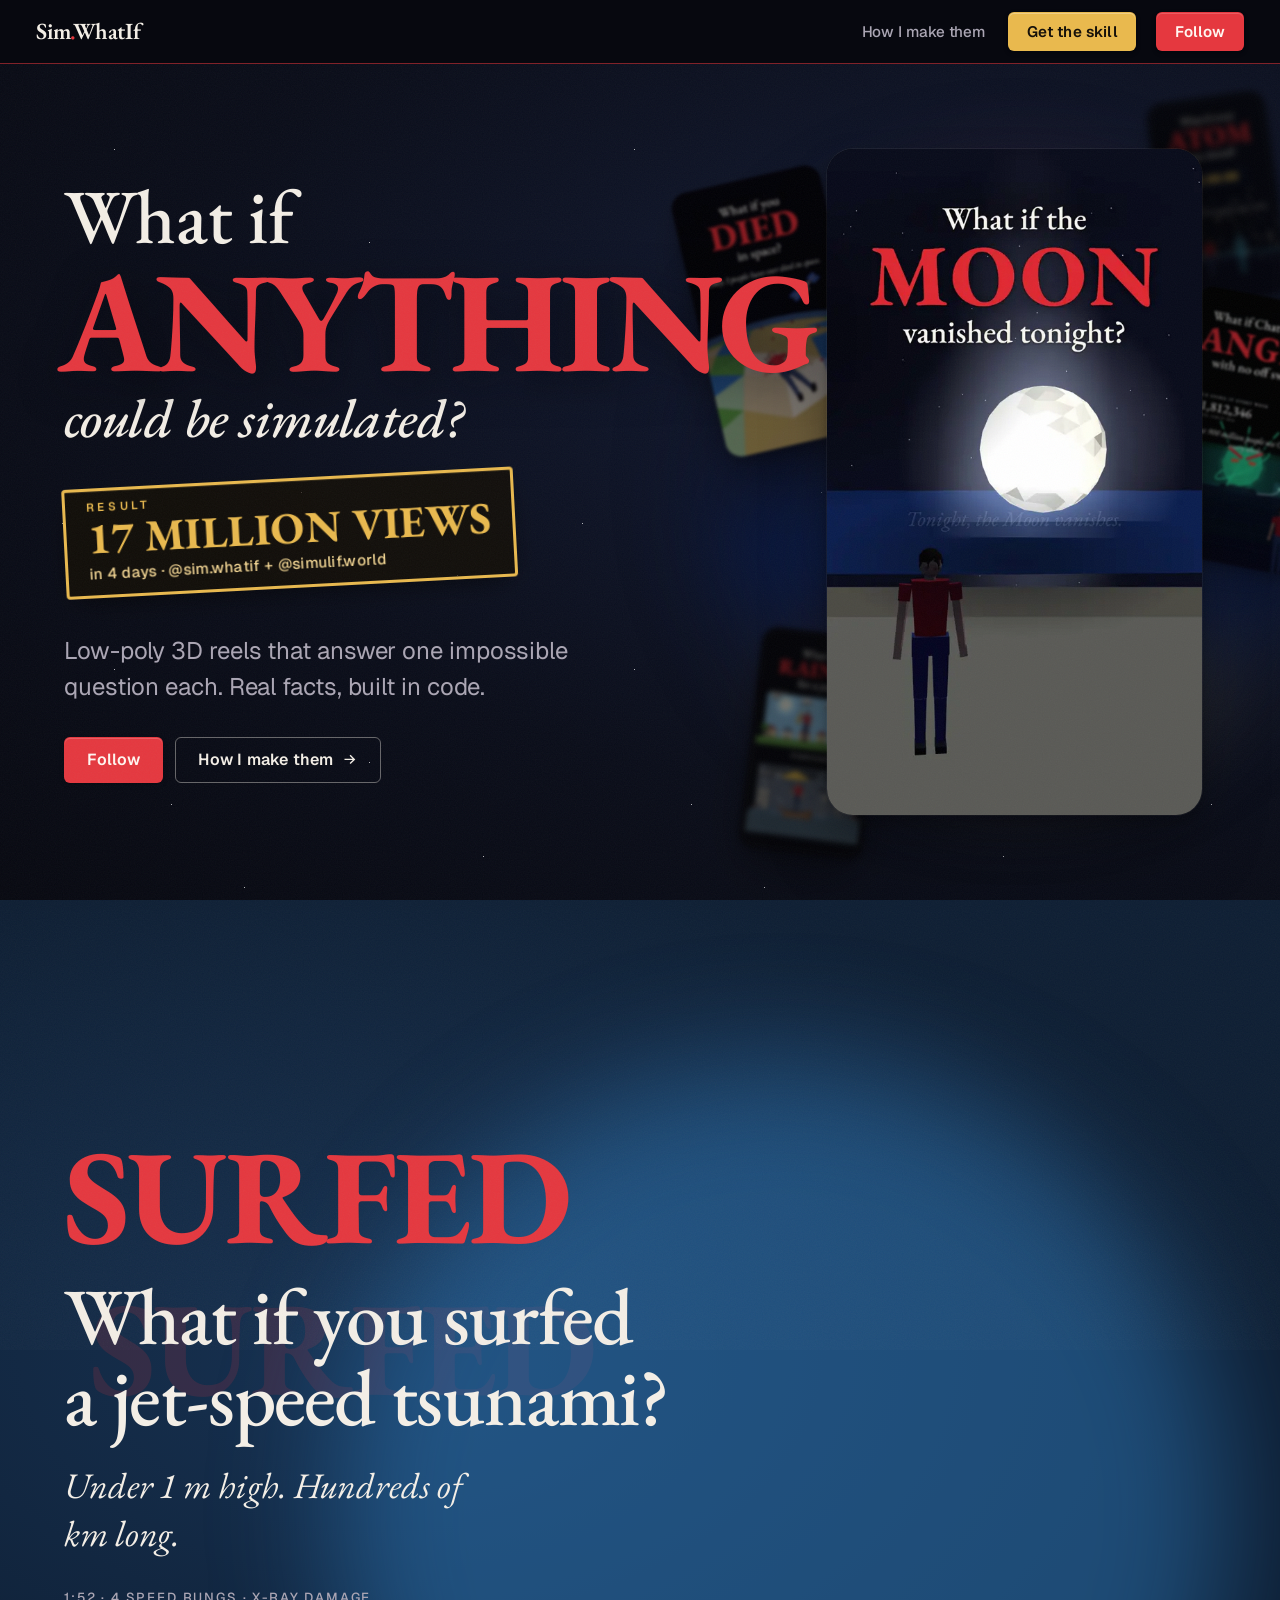
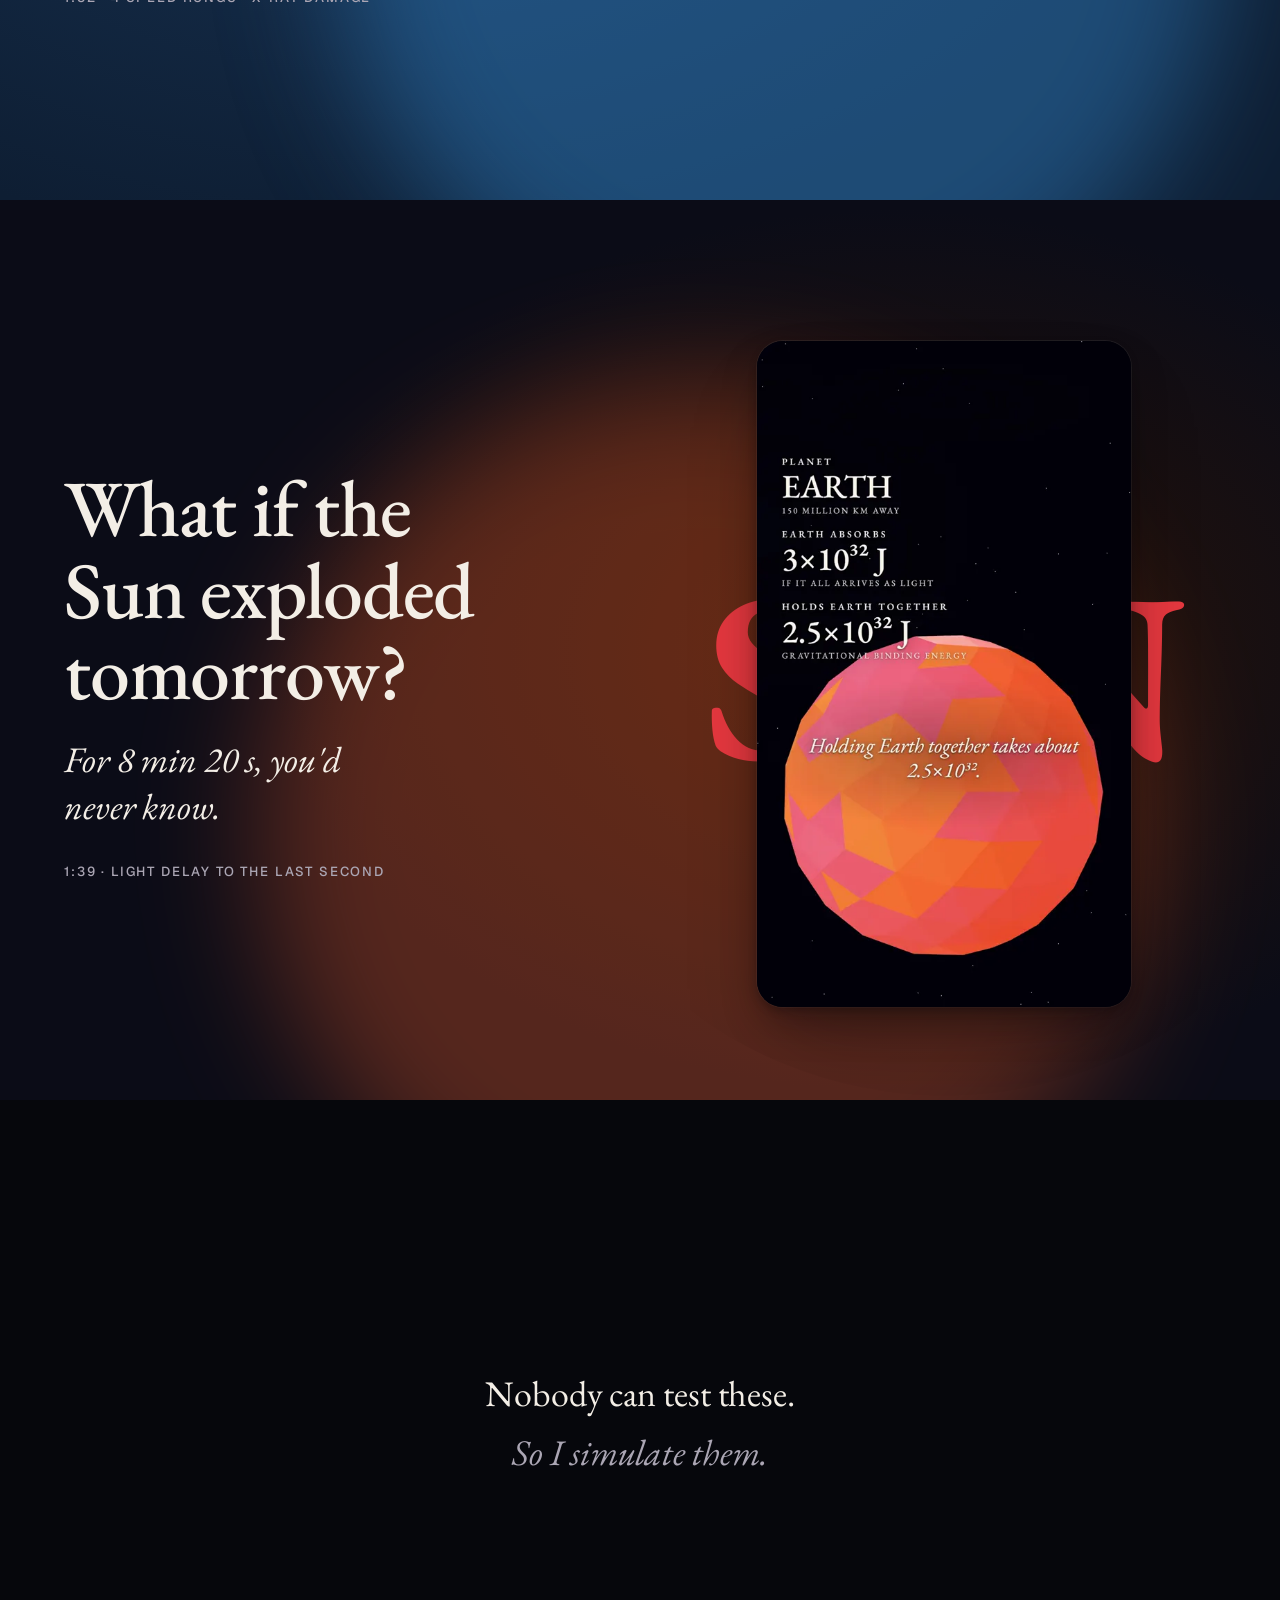
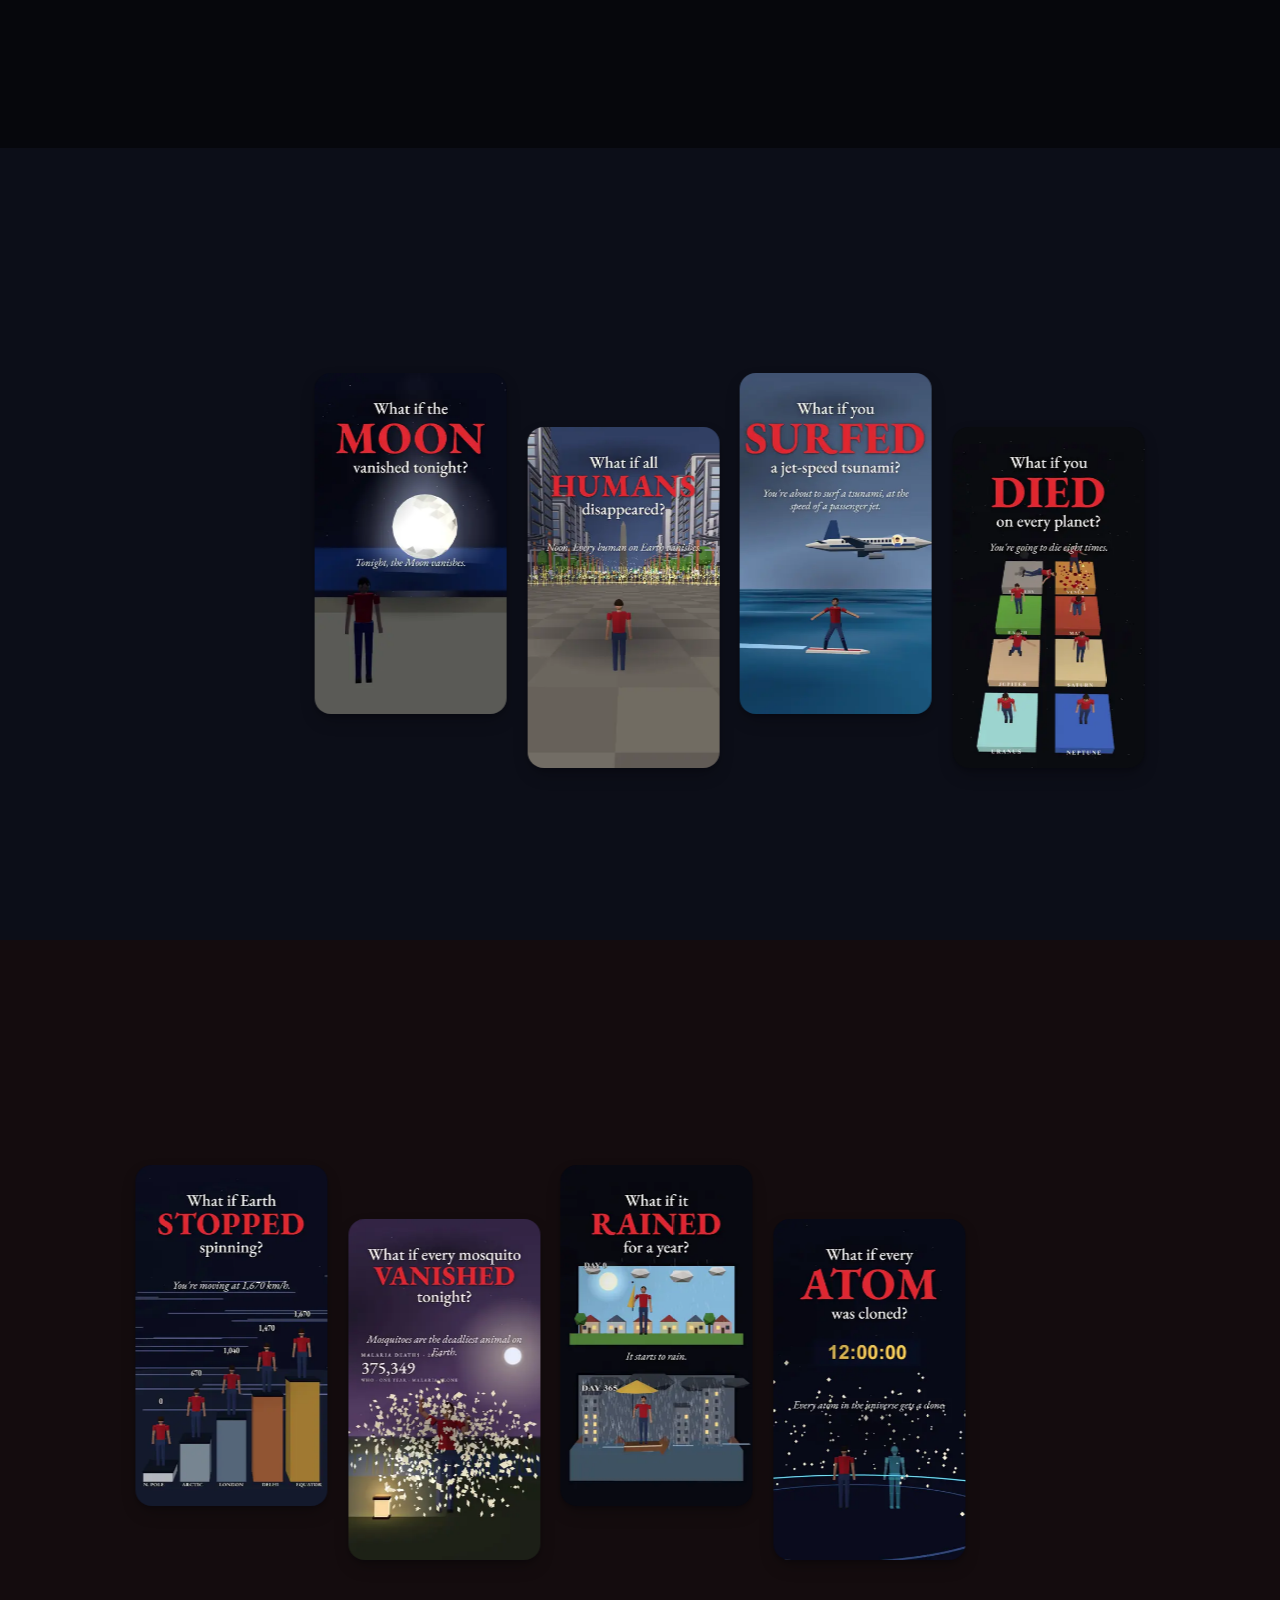
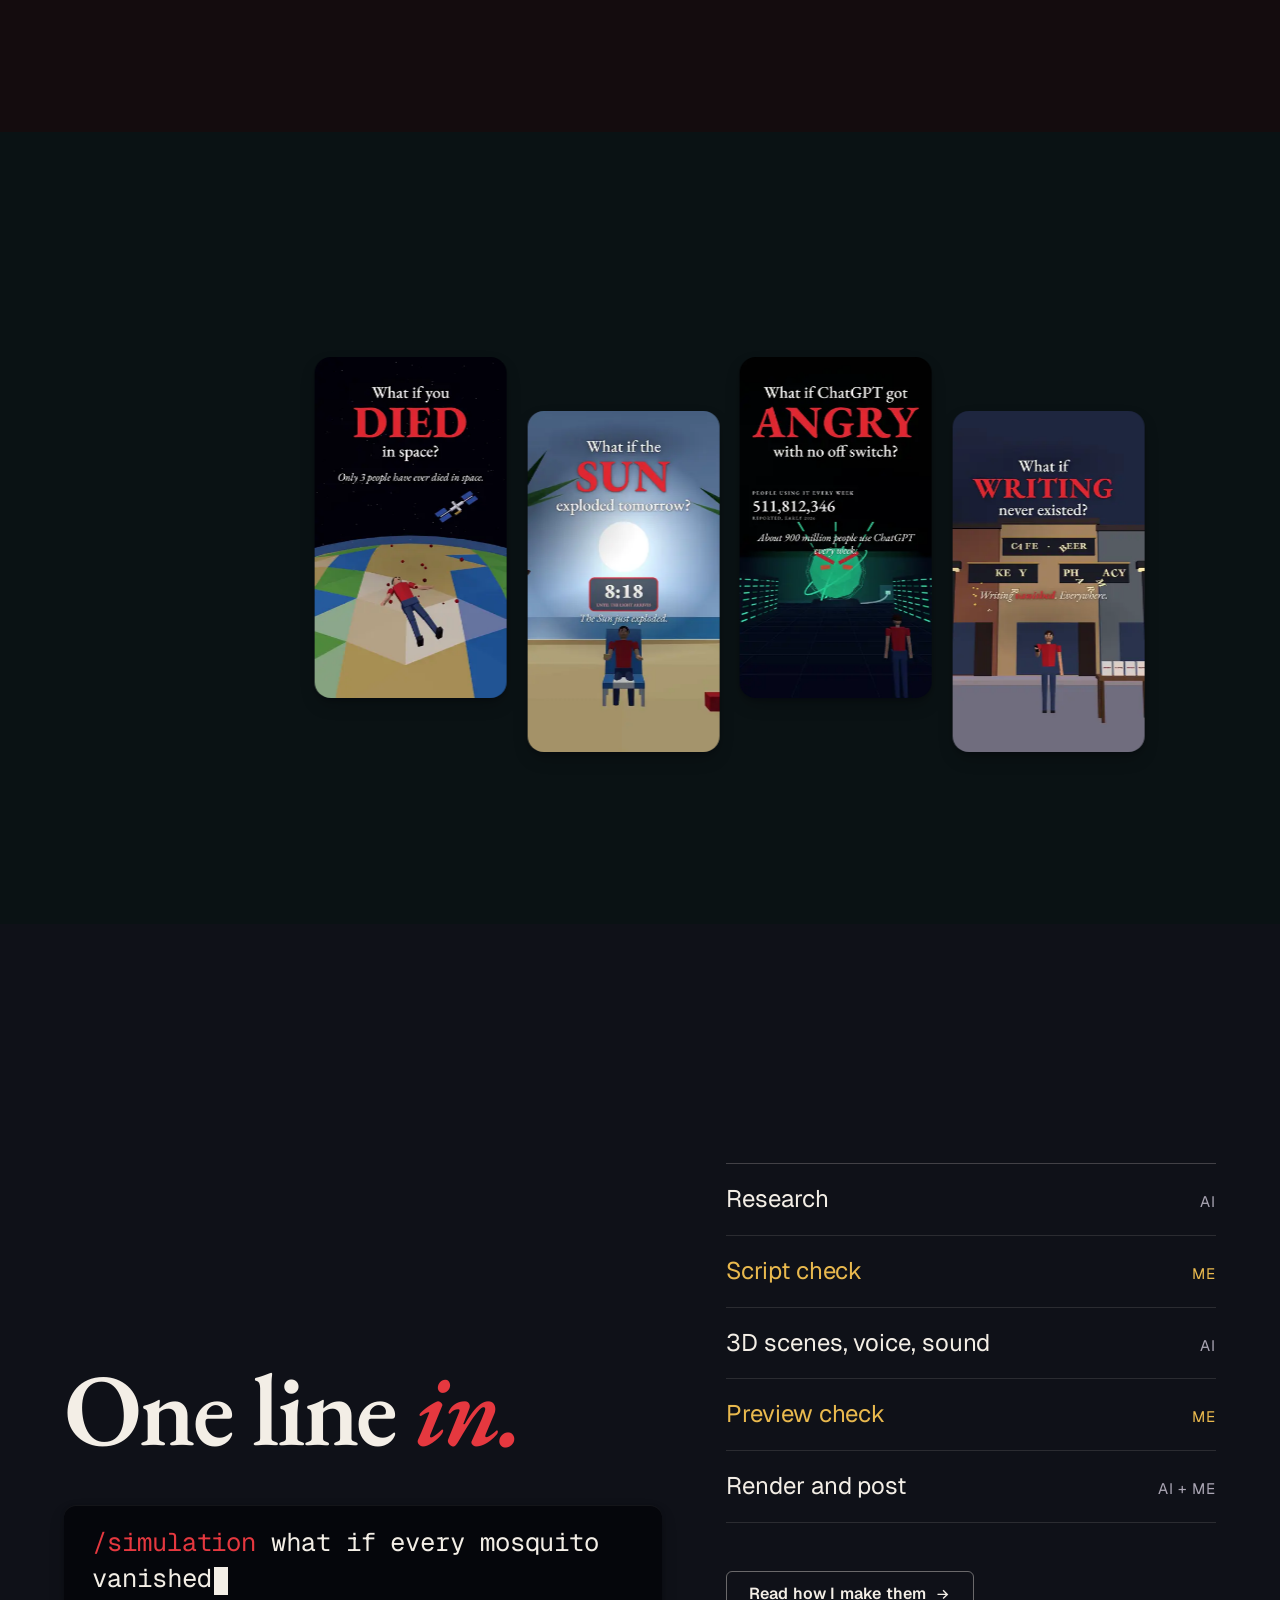
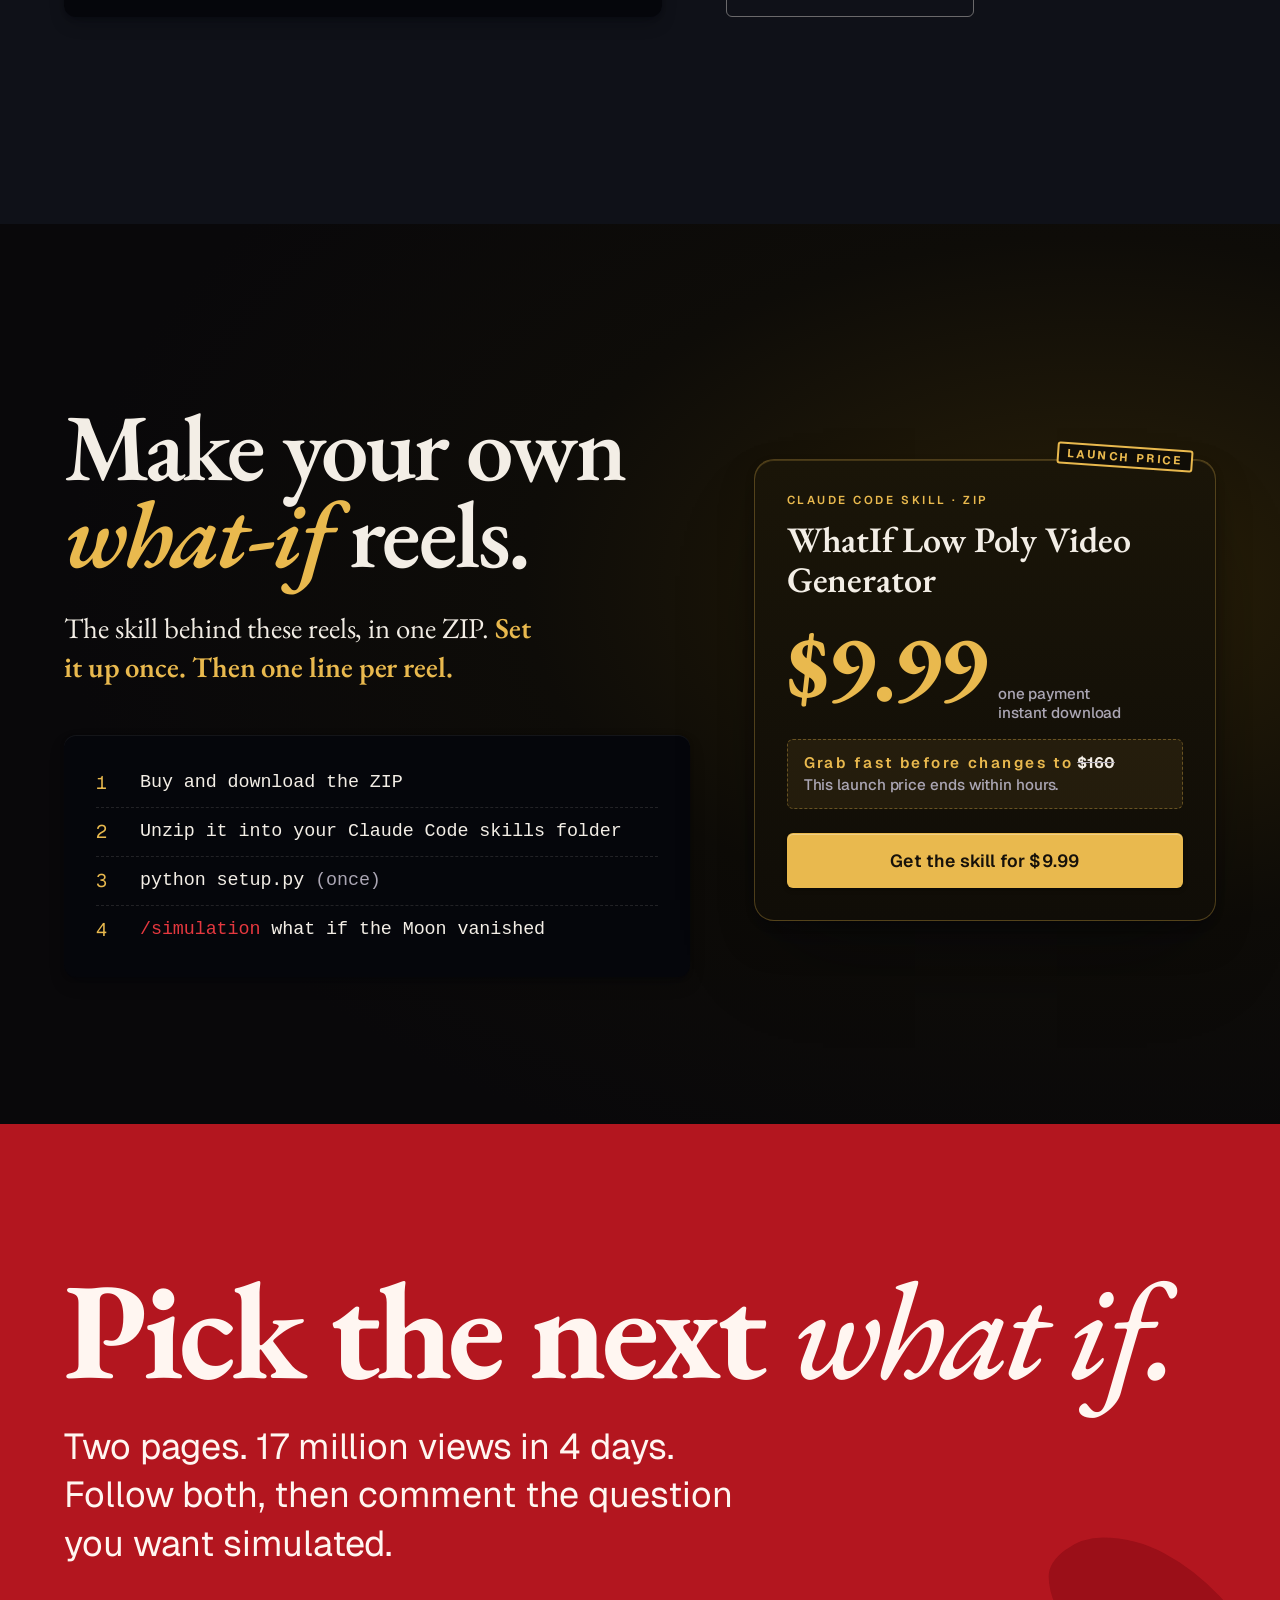
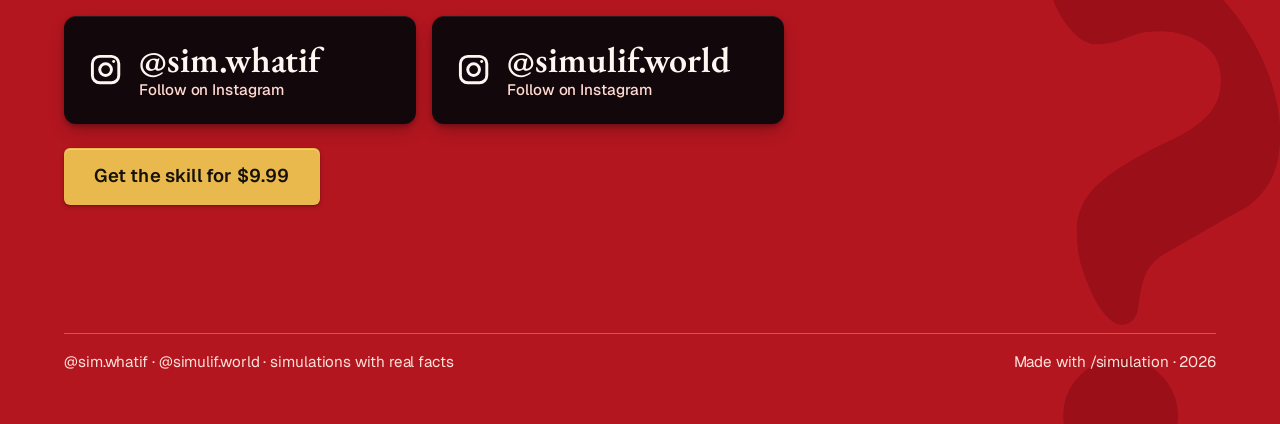
<file: index.html>
<!doctype html>
<html lang="en">
<head>
<meta charset="utf-8">
<meta name="viewport" content="width=device-width, initial-scale=1, viewport-fit=cover">
<title>Sim.WhatIf · What if anything could be simulated?</title>
<meta name="description" content="Low-poly 3D what-if reels built in code. 17 million views in 4 days across two Instagram pages. Here is how they are made.">
<link rel="icon" href="data:image/svg+xml,<svg xmlns='http://www.w3.org/2000/svg' viewBox='0 0 32 32'><rect width='32' height='32' rx='7' fill='%230A0D18'/><text x='16' y='23' font-family='Georgia,serif' font-size='19' font-weight='700' text-anchor='middle' fill='%23E5383F'>?</text></svg>">
<link rel="preconnect" href="https://fonts.googleapis.com">
<link rel="preconnect" href="https://fonts.gstatic.com" crossorigin>
<link rel="stylesheet" href="https://fonts.googleapis.com/css2?family=Geist:wght@400;500;600&family=Geist+Mono:wght@400&display=swap">
<link rel="preload" href="assets/EBGaramond.ttf" as="font" type="font/ttf" crossorigin>
<link rel="stylesheet" href="scrollcraft.css">
<link rel="stylesheet" href="site.css">
<style>
  /* ---------------------------------------------------- the live sentence -- */
  .bar__q {
    font-family: var(--sc-font-display); font-size: clamp(1.15rem, 0.9rem + 0.9vw, 1.75rem);
    font-weight: 500; white-space: pre; display: flex; align-items: baseline; min-width: 0; overflow: hidden;
    opacity: 0; transform: translateY(6px); transition: opacity 260ms var(--sc-ease-out), transform 260ms var(--sc-ease-out);
  }
  .bar.is-live .bar__q { opacity: 1; transform: none; }
  .bar__slot { position: relative; display: inline-grid; overflow: hidden; height: 1.15em; line-height: 1.15; vertical-align: bottom; }
  .bar__word {
    grid-area: 1 / 1; color: var(--sc-accent); font-weight: 700; text-transform: uppercase; letter-spacing: 0.01em;
    transition: transform 280ms var(--sc-ease-out), opacity 280ms var(--sc-ease-out);
  }
  .bar__word.is-out { transform: translateY(-110%); opacity: 0; }
  .bar__word.is-in  { transform: translateY(110%);  opacity: 0; }
  .bar__tally {
    font: 500 0.8rem/1.2 var(--sc-font-text); color: var(--sc-ink-soft); text-align: right; letter-spacing: 0.02em; margin: 0;
    opacity: 0; transition: opacity 400ms var(--sc-ease-out);
  }
  .bar__tally b { display: block; color: var(--gold); font: 600 1rem/1.1 var(--sc-font-text); font-variant-numeric: tabular-nums; }
  .bar.has-tally .bar__tally { opacity: 1; }
  @media (max-width: 1599px) { .bar__tally { display: none; } }

  /* ---------------------------------------------------------------- shared -- */
  .cut { position: relative; min-height: 100svh; display: grid; align-items: center; overflow: clip; }
  .phone {
    position: relative; aspect-ratio: 9 / 16; height: min(78svh, 760px); border-radius: 26px; overflow: hidden;
    background: #05060B; box-shadow: var(--sc-e3), 0 0 0 1px rgb(255 255 255 / 0.07);
  }
  .phone video, .phone img { position: absolute; inset: 0; width: 100%; height: 100%; object-fit: cover; display: block; }
  .word {
    font-family: var(--sc-font-display); font-weight: 700; text-transform: uppercase; color: var(--sc-accent);
    letter-spacing: -0.02em; line-height: 0.82; margin: 0; white-space: nowrap;
  }
  .q { font-family: var(--sc-font-display); font-weight: 500; font-size: var(--sc-t-3xl); line-height: 1.02; letter-spacing: -0.015em; margin: 0; text-wrap: balance; }
  .fact { font-family: var(--sc-font-display); font-style: italic; font-size: var(--sc-t-xl); line-height: 1.32; color: var(--sc-ink); margin: 0; max-width: 24ch; text-wrap: pretty; }
  .meta { font: 500 var(--sc-t-xs)/1.4 var(--sc-font-text); letter-spacing: 0.14em; text-transform: uppercase; color: var(--sc-ink-soft); margin: 0; }
  .stack > * + * { margin-top: var(--sc-5); }
  .stack > .fact + .meta { margin-top: var(--sc-6); }

  /* ---------------------------------------------------------------- hero -- */
  .hero { background: radial-gradient(120% 90% at 78% 40%, #121A33 0%, #0A0D19 55%, #07080F 100%); padding-top: var(--bar-h); }
  .stars {
    position: absolute; inset: -10% 0 0 0; z-index: 0; pointer-events: none; opacity: 0.7;
    background-image:
      radial-gradient(1.2px 1.2px at 12% 18%, #fff 50%, transparent 51%),
      radial-gradient(1px 1px at 33% 72%, #fff 50%, transparent 51%),
      radial-gradient(1.4px 1.4px at 58% 12%, #fff 50%, transparent 51%),
      radial-gradient(1px 1px at 71% 64%, #fff 50%, transparent 51%),
      radial-gradient(1.2px 1.2px at 88% 28%, #fff 50%, transparent 51%),
      radial-gradient(1px 1px at 22% 46%, #fff 50%, transparent 51%),
      radial-gradient(1px 1px at 47% 88%, #fff 50%, transparent 51%),
      radial-gradient(1.3px 1.3px at 93% 82%, #fff 50%, transparent 51%),
      radial-gradient(1px 1px at 6% 90%, #fff 50%, transparent 51%),
      radial-gradient(1px 1px at 64% 40%, #fff 50%, transparent 51%);
    background-size: 520px 520px;
  }
  .hero__grid {
    position: relative; z-index: 1;
    width: 100%; max-width: 86rem; margin-inline: auto; padding-inline: var(--sc-gutter);
    display: grid; grid-template-columns: 1.1fr 0.9fr; align-items: center; gap: var(--sc-6);
  }
  .hero__copy { position: relative; z-index: 4; }
  .hero h1 { font-family: var(--sc-font-display); font-weight: 500; margin: 0; line-height: 0.9; letter-spacing: -0.02em; }
  .hero h1 .l1 { display: block; font-size: clamp(2.6rem, 1.6rem + 4vw, 5.6rem); }
  .hero h1 .l2 { display: block; font-size: clamp(3.6rem, 1.4rem + 9.4vw, 11.5rem); font-weight: 700; color: var(--sc-accent); text-transform: uppercase; margin: 0.04em 0 0.06em -0.04em; letter-spacing: -0.03em; text-shadow: 0 10px 40px rgb(7 8 15 / 0.65); }
  .hero h1 .l3 { display: block; font-size: clamp(2rem, 1.3rem + 2.6vw, 3.9rem); font-style: italic; }
  .proof {
    display: inline-grid; justify-items: start; gap: 0.2em; margin: var(--sc-7) 0 0;
    padding: 0.55em 1.15em 0.65em; border: 3px solid var(--gold); border-radius: 4px; color: var(--gold);
    background: rgb(20 15 4 / 0.72); rotate: -3deg; transform-origin: 0 50%;
    box-shadow: 0 10px 28px -10px rgb(0 0 0 / 0.7), inset 0 1px 0 rgb(233 185 78 / 0.18);
    animation: slam 700ms 450ms both var(--sc-ease-out);
  }
  .proof small { font: 600 0.72rem/1 var(--sc-font-text); letter-spacing: 0.32em; }
  .proof strong { font-family: var(--sc-font-display); font-weight: 700; font-size: clamp(1.7rem, 1rem + 2.2vw, 3rem); line-height: 1; letter-spacing: 0.01em; }
  .proof em { font: 500 var(--sc-t-sm)/1.3 var(--sc-font-text); font-style: normal; color: #F2D592; letter-spacing: 0.02em; }
  @keyframes slam { 0% { opacity: 0; transform: scale(1.5); } 55% { opacity: 1; transform: scale(0.96); } 100% { opacity: 1; transform: scale(1); } }
  @media (prefers-reduced-motion: reduce) { .proof { animation: none; } }
  .hero__sub { margin: var(--sc-6) 0 var(--sc-6); font-size: var(--sc-t-lg); line-height: 1.5; color: var(--sc-ink-soft); max-width: 34ch; }
  .hero__ctas { display: flex; flex-wrap: wrap; gap: var(--sc-3); }
  .hero__stage { position: relative; justify-self: center; display: grid; place-items: center; }
  .hero__back {
    position: absolute; z-index: 0; width: 180%; aspect-ratio: 1; left: 50%; top: 50%; translate: -50% -50%;
    background: url("assets/hero.webp") center / cover; filter: blur(50px) saturate(1.4); opacity: 0.55; border-radius: 50%;
  }
  .deck { position: absolute; z-index: 1; width: 46%; aspect-ratio: 9 / 16; border-radius: 16px; overflow: hidden; box-shadow: var(--sc-e3); }
  .deck img { width: 100%; height: 100%; object-fit: cover; display: block; }
  .deck--a { left: -46%; top: 4%;  rotate: -13deg; filter: blur(1.5px) brightness(0.62); }
  .deck--b { right: -44%; top: 22%; rotate: 11deg;  filter: blur(1px) brightness(0.7); }
  .deck--c { left: -30%; bottom: -6%; rotate: 7deg; width: 38%; filter: blur(2.5px) brightness(0.5); z-index: 0; }
  .deck--d { right: -30%; top: -8%; rotate: -8deg; width: 36%; filter: blur(3px) brightness(0.45); z-index: 0; }
  .hero__stage .phone { z-index: 2; height: min(74svh, 700px); }
  .hero__layer { will-change: transform; }

  /* ----------------------------------------------------------------- cuts -- */
  .cut__in { position: relative; z-index: 1; width: 100%; max-width: 86rem; margin-inline: auto; padding: calc(var(--bar-h) + var(--sc-6)) var(--sc-gutter) var(--sc-7); display: grid; align-items: center; gap: var(--sc-8); }
  .cut--tsunami { background: radial-gradient(90% 80% at 30% 50%, #173252 0%, #0E1E33 70%); }
  .cut--sun     { background: radial-gradient(70% 70% at 70% 50%, #2A1408 0%, #0B0C17 70%); }
  .ghost {
    position: absolute; z-index: 0; left: -2vw; top: 50%; translate: 0 -52%;
    font-size: clamp(9rem, 4rem + 22vw, 30rem); color: var(--sc-accent); opacity: 0.16; pointer-events: none;
  }
  .cut--tsunami .cut__in { grid-template-columns: 1fr auto; }
  .cut--tsunami .word { font-size: clamp(4rem, 2rem + 8vw, 10rem); }
  .cut--sun .cut__in { grid-template-columns: 1fr 1fr; }
  .cut--sun .behind { position: relative; display: grid; place-items: center; }
  .cut--sun .behind .word { position: absolute; z-index: 0; font-size: clamp(7rem, 3rem + 17vw, 23rem); top: 50%; translate: 0 -50%; }
  .cut--sun .behind .phone { z-index: 1; height: min(74svh, 700px); }
  .glow { position: absolute; z-index: 0; width: 70%; aspect-ratio: 1; border-radius: 50%; filter: blur(60px); opacity: 0.5; }
  .cut--tsunami .glow { right: 4%; top: 18%; background: #2E79B8; }
  .cut--sun .glow { right: 10%; top: 20%; background: #E0582A; opacity: 0.35; }

  /* ---------------------------------------------------------------- quiet -- */
  .quiet { min-height: 72svh; background: #06070C; display: grid; place-items: center; text-align: center; padding: var(--sc-9) var(--sc-gutter); }
  .quiet p { margin: 0; font-family: var(--sc-font-display); font-size: var(--sc-t-xl); line-height: 1.3; }
  .quiet p + p { margin-top: var(--sc-3); font-style: italic; color: var(--sc-ink-soft); }

  /* ------------------------------------------------------------ hook wall -- */
  .wall { min-height: 88svh; display: grid; align-items: center; overflow: clip; }
  .wall--a { background: #0C0E18; }
  .wall--b { background: #140C0E; }
  .wall--c { background: #0A1214; }
  .wall__row { display: flex; gap: clamp(0.75rem, 1.6vw, 1.5rem); justify-content: center; padding: var(--sc-7) var(--sc-4); will-change: transform; }
  .wall figure { margin: 0; flex: 0 0 auto; width: clamp(8.5rem, 15vw, 15rem); aspect-ratio: 9 / 16; border-radius: 16px; overflow: hidden; box-shadow: var(--sc-e2); }
  .wall figure:nth-child(even) { translate: 0 6svh; }
  .wall img { width: 100%; height: 100%; object-fit: cover; display: block; }

  /* ------------------------------------------------------- the takeover -- */
  .take {
    position: fixed; inset: 0; z-index: 30; pointer-events: none; visibility: hidden;
    display: grid; place-items: center; padding: calc(var(--bar-h) + 2rem) var(--sc-gutter) 2rem;
  }
  .take.is-on { visibility: visible; }
  .take__panel {
    position: absolute; inset: 0; transform-origin: 50% 0; transform: scaleY(0);
    background: linear-gradient(180deg, rgb(7 8 15 / 0.97) 0%, rgb(7 8 15 / 0.8) 45%, rgb(7 8 15 / 0.9) 100%);
  }
  .take__plate {
    position: absolute; z-index: 1; left: 50%; top: 50%; translate: -50% -46%;
    width: min(66rem, 94vw); height: min(36rem, 76svh); border-radius: 50%;
    background: radial-gradient(closest-side, rgb(7 8 15 / 0.97), rgb(7 8 15 / 0.74) 70%, transparent);
    opacity: 0;
  }
  .take__body { position: relative; z-index: 2; text-align: center; display: grid; justify-items: center; }
  .take__q { font-family: var(--sc-font-display); font-weight: 500; font-size: clamp(1.6rem, 1rem + 2.6vw, 3.4rem); line-height: 1.08; margin: 0; opacity: 0; text-wrap: balance; }
  .take__q em { font-style: normal; font-weight: 700; color: var(--sc-accent); text-transform: uppercase; }
  .take__num {
    margin: 0.18em 0 0; font-family: var(--sc-font-text); font-weight: 600; font-variant-numeric: tabular-nums;
    font-size: clamp(3.6rem, 1.2rem + 10vw, 12rem); line-height: 1; letter-spacing: -0.045em; opacity: 0;
  }
  .take__lbl { margin: 0.4em 0 0; font: 500 var(--sc-t-lg)/1.3 var(--sc-font-text); color: var(--sc-ink-soft); opacity: 0; }
  .stampwrap { position: relative; margin-top: var(--sc-6); display: grid; place-items: center; }
  .ring { position: absolute; width: 18rem; aspect-ratio: 1; border-radius: 50%; border: 2px solid var(--gold); opacity: 0; }
  .stamp {
    position: relative; display: inline-grid; justify-items: center; gap: 0.15em;
    padding: 0.45em 1.1em 0.55em; border: 3px solid var(--gold); border-radius: 4px; color: var(--gold);
    background: rgb(12 10 4 / 0.86); rotate: -4deg; opacity: 0; transform: scale(1.6);
    box-shadow: 0 6px 18px -6px rgb(0 0 0 / 0.6);
  }
  .stamp small { font: 600 0.72rem/1 var(--sc-font-text); letter-spacing: 0.32em; }
  .stamp strong { font-family: var(--sc-font-display); font-weight: 700; font-size: clamp(1.4rem, 0.9rem + 1.8vw, 2.6rem); line-height: 1; letter-spacing: 0.01em; }

  /* ------------------------------------------------------- how teaser -- */
  .how { min-height: 100svh; display: grid; align-items: center; background: #0F1118; position: relative; overflow: clip; }
  .how__in { position: relative; z-index: 1; width: 100%; max-width: 86rem; margin-inline: auto; padding: calc(var(--bar-h) + var(--sc-8)) var(--sc-gutter) var(--sc-9); display: grid; grid-template-columns: 1.1fr 0.9fr; gap: var(--sc-8); align-items: end; }
  .how h2 { font-family: var(--sc-font-display); font-weight: 600; font-size: clamp(3rem, 1.6rem + 6vw, 8rem); line-height: 0.92; letter-spacing: -0.03em; margin: 0; }
  .how h2 em { color: var(--sc-accent); font-style: italic; font-weight: 600; }
  .cmd {
    margin: var(--sc-7) 0 0; display: inline-block; max-width: 100%;
    font: 400 clamp(1rem, 0.7rem + 1.2vw, 1.6rem)/1.4 var(--sc-font-mono);
    padding: 0.8em 1.1em; border-radius: var(--sc-r-md); background: #05060B; color: var(--sc-ink);
    box-shadow: var(--sc-e2), inset 0 1px 0 rgb(255 255 255 / 0.06); overflow-wrap: anywhere;
  }
  .cmd b { color: var(--sc-accent); font-weight: 400; }
  .caret { display: inline-block; width: 0.55em; height: 1.1em; margin-left: 0.1em; vertical-align: text-bottom; background: var(--sc-ink); animation: blink 1.1s steps(1) infinite; }
  @keyframes blink { 50% { opacity: 0; } }
  .pipe { list-style: none; margin: 0 0 var(--sc-7); padding: 0; border-top: 1px solid var(--sc-hairline-strong); }
  .pipe li { display: flex; align-items: baseline; justify-content: space-between; gap: var(--sc-4); padding: var(--sc-4) 0; border-bottom: 1px solid var(--sc-hairline); font-size: var(--sc-t-lg); }
  .pipe li span { color: var(--sc-ink-soft); font-size: var(--sc-t-sm); letter-spacing: 0.06em; }
  .pipe li.me { color: var(--gold); }
  .pipe li.me span { color: var(--gold); }

  /* ---------------------------------------------------------------- offer -- */
  .buy { min-height: 100svh; display: grid; align-items: center; background: radial-gradient(80% 70% at 85% 40%, #2A2008 0%, #0E0C08 55%, #09080A 100%); }
  .buy__in { width: 100%; max-width: 86rem; margin-inline: auto; padding: calc(var(--bar-h) + var(--sc-8)) var(--sc-gutter) var(--sc-9); align-items: center; }
  .buy h2 { font-family: var(--sc-font-display); font-weight: 600; font-size: clamp(3rem, 1.6rem + 5.4vw, 7.4rem); line-height: 0.92; letter-spacing: -0.03em; margin: 0 0 var(--sc-6); text-wrap: balance; }
  .buy h2 em { color: var(--gold); font-style: italic; }
  .tag__small a { color: var(--sc-ink); text-underline-offset: 0.2em; }

  /* ---------------------------------------------------------------- close -- */
  .close {
    --sc-ink: #FFF6F1; --sc-ink-soft: #FFE1DA; color: var(--sc-ink);
    min-height: 100svh; background: #B3161F; display: grid; align-content: center;
    padding: calc(var(--bar-h) + var(--sc-8)) var(--sc-gutter) var(--sc-6); position: relative; overflow: clip;
  }
  .close__q { position: absolute; right: -3vw; bottom: -12vw; font-family: var(--sc-font-display); font-weight: 700; font-size: 62vw; line-height: 1; color: #9B0F18; pointer-events: none; }
  .close__in { position: relative; width: 100%; max-width: 86rem; margin-inline: auto; }
  .close h2 { font-family: var(--sc-font-display); font-weight: 700; font-size: clamp(3.4rem, 1.4rem + 9vw, 12rem); line-height: 0.88; letter-spacing: -0.035em; margin: 0; text-wrap: balance; }
  .close h2 i { font-weight: 500; }
  .close p { margin: var(--sc-6) 0 var(--sc-7); font-size: var(--sc-t-xl); line-height: 1.35; max-width: 30ch; color: var(--sc-ink); }
  .close .btn { background: #12070A; color: #FFF6F1; font-size: 1.15rem; padding: 1em 1.6em; }
  @media (hover: hover) and (pointer: fine) { .close .btn:hover { background: #2A0E13; } }
  .close .btn--ghost { background: transparent; border-color: rgb(255 246 241 / 0.6); }
  .close .btn--gold { background: var(--gold); color: #16110A; }
  @media (hover: hover) and (pointer: fine) { .close .btn--gold:hover { background: #F2C863; } }
  @media (hover: hover) and (pointer: fine) { .close .btn--ghost:hover { background: rgb(255 246 241 / 0.1); } }
  .close .btn:focus-visible { outline-color: #FFF6F1; }
  .close__ctas { display: flex; flex-wrap: wrap; gap: var(--sc-3); margin-top: var(--sc-5); }
  .pages { display: grid; grid-template-columns: repeat(2, minmax(0, 22rem)); gap: var(--sc-4); }
  .page {
    display: grid; grid-template-columns: auto 1fr; grid-template-rows: auto auto; column-gap: var(--sc-4); align-items: center;
    padding: var(--sc-5) var(--sc-5); border-radius: var(--sc-r-md); background: #12070A; color: #FFF6F1; text-decoration: none;
    box-shadow: var(--sc-e2), inset 0 1px 0 rgb(255 246 241 / 0.08); transition: transform 160ms var(--sc-ease-out), background-color 160ms var(--sc-ease-out);
  }
  .page svg { grid-row: 1 / 3; width: 2.2rem; height: 2.2rem; }
  .page__h { font-family: var(--sc-font-display); font-weight: 600; font-size: var(--sc-t-xl); line-height: 1.1; }
  .page__s { font: 500 var(--sc-t-sm)/1.3 var(--sc-font-text); color: #FFD9D2; }
  .page:active { transform: translateY(1px) scale(0.99); }
  .page:focus-visible { outline-color: #FFF6F1; }
  @media (hover: hover) and (pointer: fine) { .page:hover { background: #2A0E13; transform: translateY(-2px); } }
  @media (max-width: 620px) { .pages { grid-template-columns: 1fr; } }
  .foot { position: relative; width: 100%; max-width: 86rem; margin: var(--sc-10) auto 0; display: flex; justify-content: space-between; gap: var(--sc-4); flex-wrap: wrap; font-size: var(--sc-t-sm); color: var(--sc-ink-soft); border-top: 1px solid rgb(255 246 241 / 0.3); padding-top: var(--sc-4); }

  /* --------------------------------------------------------------- phones -- */
  @media (max-width: 860px) {
    .bar { grid-template-columns: auto 1fr auto; gap: 0.6rem; }
    .bar__mark { font-size: 1.25rem; }
    .bar.is-live .bar__mark { display: none; }
    .bar__q { justify-self: start; font-size: 1.12rem; }
    .bar__tally { display: none; }
    .hero__grid { grid-template-columns: 1fr; gap: var(--sc-6); padding-block: var(--sc-7) var(--sc-7); }
    .hero h1 .l2 { font-size: clamp(3rem, 15vw, 6rem); }
    .hero__sub { margin: var(--sc-4) 0 var(--sc-5); font-size: var(--sc-t-base); }
    .hero__stage .phone { height: 48svh; }
    .deck--a { left: -40%; } .deck--b { right: -40%; }
    .cut__in, .cut--tsunami .cut__in, .cut--sun .cut__in, .how__in { grid-template-columns: 1fr; gap: var(--sc-6); justify-items: start; padding-bottom: var(--sc-7); }
    .phone, .cut--sun .behind .phone { height: 56svh; }
    .cut--tsunami .phone { justify-self: center; order: -1; }
    .cut--sun .behind { justify-self: center; order: -1; }
    .cut--sun .behind .word { font-size: 36vw; }
    .q { font-size: var(--sc-t-2xl); }
    .wall figure { width: 30vw; }
    .wall figure:nth-child(n+4) { display: none; }
    .how__in { align-items: start; }
  }
  @media (max-width: 380px) { .bar__q { font-size: 1rem; } .bar .btn { padding: 0.65em 0.9em; } }
  @media (prefers-reduced-motion: reduce) {
    .bar__word, .bar__q { transition: none; }
    .caret { animation: none; }
  }
</style>
</head>
<body>

<div class="sc-grain" aria-hidden="true"></div>

<header class="bar" id="bar">
  <a class="bar__mark" href="#top" aria-label="Sim.WhatIf, back to top">Sim<i>.</i>WhatIf</a>
  <p class="bar__q" aria-hidden="true">What if&nbsp;<span id="barPre"></span><span class="bar__slot"><span class="bar__word" id="barWord">anything</span></span><span id="barTail">?</span></p>
  <div class="bar__right">
    <p class="bar__tally" id="tally" aria-hidden="true"><b>17,000,000</b>views in 4 days</p>
    <a class="bar__link" href="how.html">How I make them</a>
    <a class="btn btn--gold bar__buy" href="#skill">Get the skill</a>
    <a class="btn" href="https://www.instagram.com/sim.whatif/" rel="noopener" target="_blank">Follow</a>
  </div>
</header>

<!-- The peak lives in the chrome: it unfurls over the hook wall, counts, stamps, holds, collapses. -->
<div class="take" id="take" aria-hidden="true">
  <div class="take__panel" id="takePanel"></div>
  <div class="take__plate" id="takePlate"></div>
  <div class="take__body" id="takeBody">
    <p class="take__q" id="takeQ">What if <em>one person</em> made all of these?</p>
    <p class="take__num" id="takeNum">0</p>
    <p class="take__lbl" id="takeLbl">views in 4 days, across @sim.whatif and @simulif.world</p>
    <div class="stampwrap"><span class="ring" id="ring"></span><div class="stamp" id="stamp"><small>RESULT</small><strong>17 MILLION VIEWS</strong></div></div>
  </div>
</div>

<main id="top">

  <!-- HERO: stars, glow, a fanned deck of hooks, the phone, and a red word in front -->
  <section class="cut hero" data-sc-act="flow" data-pre="" data-word="anything" data-tail=" could be simulated?">
    <div class="stars hero__layer" id="heroStars" aria-hidden="true"></div>
    <div class="hero__grid">
      <div class="hero__copy hero__layer" id="heroCopy">
        <h1><span class="l1">What if</span><span class="l2" id="heroWord">anything</span><span class="l3">could be simulated?</span></h1>
        <p class="proof"><small>RESULT</small><strong>17 MILLION VIEWS</strong><em>in 4 days · @sim.whatif + @simulif.world</em></p>
        <p class="hero__sub">Low-poly 3D reels that answer one impossible question each. Real facts, built in code.</p>
        <div class="hero__ctas">
          <a class="btn" href="https://www.instagram.com/sim.whatif/" rel="noopener" target="_blank">Follow</a>
          <a class="btn btn--ghost" href="how.html">How I make them <svg viewBox="0 0 24 24" fill="none" stroke="currentColor" stroke-width="2" aria-hidden="true"><path d="M5 12h14M13 6l6 6-6 6"/></svg></a>
        </div>
      </div>
      <div class="hero__stage">
        <div class="hero__back hero__layer" id="heroBack" aria-hidden="true"></div>
        <div class="deck deck--d hero__layer" data-depth="0.9" aria-hidden="true"><img src="assets/hooks/08-every-atom-cloned.webp" alt=""></div>
        <div class="deck deck--c hero__layer" data-depth="0.75" aria-hidden="true"><img src="assets/hooks/07-rain-for-a-year.webp" alt=""></div>
        <div class="deck deck--a hero__layer" data-depth="0.55" aria-hidden="true"><img src="assets/hooks/09-died-in-space.webp" alt=""></div>
        <div class="deck deck--b hero__layer" data-depth="0.45" aria-hidden="true"><img src="assets/hooks/11-chatgpt-angry.webp" alt=""></div>
        <div class="phone hero__layer" id="heroPhone">
          <video class="loop" src="assets/hero.mp4" poster="assets/hero.webp" muted loop playsinline preload="auto" aria-label="Reel: What if the Moon vanished tonight? A low-poly person stands on a beach under a full Moon."></video>
        </div>
      </div>
    </div>
  </section>

  <!-- CUT 1 · tsunami -->
  <section class="cut cut--tsunami" data-sc-act="flow" data-pre="you " data-word="surfed" data-tail=" a tsunami?">
    <p class="word ghost" aria-hidden="true" id="ghostA">Surfed</p>
    <span class="glow" aria-hidden="true"></span>
    <div class="cut__in">
      <div class="stack" data-sc-in data-sc-stagger="60">
        <p class="word">Surfed</p>
        <h2 class="q">What if you surfed a jet-speed tsunami?</h2>
        <p class="fact">Under 1 m high. Hundreds of km long.</p>
        <p class="meta">1:52 · 4 speed rungs · x-ray damage</p>
      </div>
      <div class="phone" data-sc-reveal="up" data-sc-reveal-at="0.06 0.36">
        <video class="loop" data-src="assets/tsunami.mp4" poster="assets/tsunami.webp" muted loop playsinline preload="none" aria-label="Reel clip: an x-ray skeleton shows rib and lung damage at 160 km/h."></video>
      </div>
    </div>
  </section>

  <!-- CUT 2 · sun: the word sits behind the phone -->
  <section class="cut cut--sun" data-sc-act="flow" data-pre="the " data-word="Sun" data-tail=" exploded?">
    <span class="glow" aria-hidden="true"></span>
    <div class="cut__in">
      <div class="stack" data-sc-in data-sc-stagger="60">
        <h2 class="q">What if the Sun exploded tomorrow?</h2>
        <p class="fact">For 8 min 20 s, you'd never know.</p>
        <p class="meta">1:39 · light delay to the last second</p>
      </div>
      <div class="behind">
        <p class="word" aria-hidden="true" id="sunWord">Sun</p>
        <div class="phone" data-sc-reveal="iris" data-sc-reveal-at="0.06 0.38">
          <video class="loop" data-src="assets/sun.mp4" poster="assets/sun.webp" muted loop playsinline preload="none" aria-label="Reel clip: the planet comes apart into low-poly blocks."></video>
        </div>
      </div>
    </div>
  </section>

  <!-- QUIET: authored silence before the peak -->
  <section class="quiet" data-sc-act="flow" data-pre="" data-word="…" data-tail="">
    <div data-sc-in data-sc-stagger="120">
      <p>Nobody can test these.</p>
      <p>So I simulate them.</p>
    </div>
  </section>

  <!-- HOOK WALL: three short cuts the takeover plays over -->
  <div id="peakZone" data-pre="" data-word="one person" data-tail=" made all of these?" data-tail-short=" made these?">
    <section class="wall wall--a" data-sc-act="flow" aria-label="Reel hooks">
      <div class="wall__row" data-dir="-1" data-sc-in data-sc-stagger="40">
        <figure><img src="assets/hooks/01-moon-vanishes.webp" width="360" height="640" alt="What if the Moon vanished tonight?" loading="lazy"></figure>
        <figure><img src="assets/hooks/02-humans-disappear-epic.webp" width="360" height="640" alt="What if all humans disappeared?" loading="lazy"></figure>
        <figure><img src="assets/hooks/03-surf-a-tsunami.webp" width="360" height="640" alt="What if you surfed a jet-speed tsunami?" loading="lazy"></figure>
        <figure><img src="assets/hooks/04-died-on-every-planet.webp" width="360" height="640" alt="What if you died on every planet?" loading="lazy"></figure>
      </div>
    </section>
    <section class="wall wall--b" data-sc-act="flow" aria-label="More reel hooks">
      <div class="wall__row" data-dir="1" data-sc-in data-sc-stagger="40">
        <figure><img src="assets/hooks/05-earth-stops-spinning.webp" width="360" height="640" alt="What if Earth stopped spinning?" loading="lazy"></figure>
        <figure><img src="assets/hooks/06-mosquitoes-vanish.webp" width="360" height="640" alt="What if every mosquito vanished tonight?" loading="lazy"></figure>
        <figure><img src="assets/hooks/07-rain-for-a-year.webp" width="360" height="640" alt="What if it rained for a year?" loading="lazy"></figure>
        <figure><img src="assets/hooks/08-every-atom-cloned.webp" width="360" height="640" alt="What if every atom was cloned?" loading="lazy"></figure>
      </div>
    </section>
    <section class="wall wall--c" data-sc-act="flow" aria-label="More reel hooks">
      <div class="wall__row" data-dir="-1" data-sc-in data-sc-stagger="40">
        <figure><img src="assets/hooks/09-died-in-space.webp" width="360" height="640" alt="What if you died in space?" loading="lazy"></figure>
        <figure><img src="assets/hooks/10-sun-exploded.webp" width="360" height="640" alt="What if the Sun exploded tomorrow?" loading="lazy"></figure>
        <figure><img src="assets/hooks/11-chatgpt-angry.webp" width="360" height="640" alt="What if ChatGPT got angry with no off switch?" loading="lazy"></figure>
        <figure><img src="assets/hooks/12-writing-never-existed.webp" width="360" height="640" alt="What if writing never existed?" loading="lazy"></figure>
      </div>
    </section>
  </div>
  <p class="sr-only">17,000,000 views in 4 days, across @sim.whatif and @simulif.world.</p>

  <!-- HOW: one teaser cut, the full method lives on its own page -->
  <section class="how" data-sc-act="flow" data-pre="it took " data-word="one line" data-tail="?">
    <div class="how__in">
      <div data-sc-in data-sc-stagger="70">
        <h2>One line <em>in.</em></h2>
        <p class="cmd"><b>/simulation</b> what if every mosquito vanished<span class="caret" aria-hidden="true"></span></p>
      </div>
      <div data-sc-in data-sc-stagger="60">
        <ol class="pipe">
          <li>Research <span>AI</span></li>
          <li class="me">Script check <span>ME</span></li>
          <li>3D scenes, voice, sound <span>AI</span></li>
          <li class="me">Preview check <span>ME</span></li>
          <li>Render and post <span>AI + ME</span></li>
        </ol>
        <a class="btn btn--ghost" href="how.html">Read how I make them <svg viewBox="0 0 24 24" fill="none" stroke="currentColor" stroke-width="2" aria-hidden="true"><path d="M5 12h14M13 6l6 6-6 6"/></svg></a>
      </div>
    </div>
  </section>

  <!-- OFFER: the plug-and-play skill -->
  <section class="buy offer" id="skill" data-sc-act="flow" data-pre="you " data-word="made one" data-tail="?">
    <div class="buy__in offer__grid">
      <div data-sc-in data-sc-stagger="80">
        <h2>Make your own <em>what-if</em> reels.</h2>
        <p class="offer__lede">The skill behind these reels, in one ZIP. <b>Set it up once. Then one line per reel.</b></p>
          <p class="quickbuy"><a class="btn btn--gold" href="https://payhip.com/b/5jLnv" rel="noopener" target="_blank">Get the skill for $9.99</a></p>
        <ol class="install" aria-label="Setup in four steps">
          <li><span>1</span><code>Buy and download the ZIP</code></li>
          <li><span>2</span><code>Unzip it into your Claude Code skills folder</code></li>
          <li><span>3</span><code>python setup.py <i>(once)</i></code></li>
          <li><span>4</span><code><b>/simulation</b> what if the Moon vanished</code></li>
        </ol>
      </div>
      <aside class="tag" data-sc-in aria-label="Buy the skill">
        <span class="tag__stamp" aria-hidden="true">LAUNCH PRICE</span>
        <p class="tag__kind">Claude Code skill · ZIP</p>
        <p class="tag__name">WhatIf Low Poly Video Generator</p>
        <p class="tag__price"><b>$9.99</b><span>one payment<br>instant download</span></p>
        <p class="tag__next"><span>Grab fast before changes to</span> <s><b>$160</b></s><br>This launch price ends within hours.</p>
        <a class="btn btn--gold" href="https://payhip.com/b/5jLnv" rel="noopener" target="_blank">Get the skill for $9.99</a>
        <!--<p class="tag__small">Needs Claude Code (paid Claude plan), Node.js 22+, Python 3.10 to 3.13 and ffmpeg. One setup command installs the rest. <a href="how.html">See every step first</a>.</p>-->
      </aside>
    </div>
  </section>

  <!-- CLOSE: abrupt, full bleed, holds -->
  <section class="close" id="follow" data-sc-act="flow" data-pre="you " data-word="followed" data-tail="?">
    <span class="close__q" aria-hidden="true">?</span>
    <div class="close__in" data-sc-in data-sc-stagger="70">
      <h2>Pick the next <i>what if.</i></h2>
      <p>Two pages. 17 million views in 4 days. Follow both, then comment the question you want simulated.</p>
      <div class="pages">
        <a class="page" href="https://www.instagram.com/sim.whatif/" rel="noopener" target="_blank"><svg viewBox="0 0 24 24" fill="none" stroke="currentColor" stroke-width="2" aria-hidden="true"><rect x="3" y="3" width="18" height="18" rx="5"/><circle cx="12" cy="12" r="4"/><circle cx="17.5" cy="6.5" r="1" fill="currentColor" stroke="none"/></svg><span class="page__h">@sim.whatif</span><span class="page__s">Follow on Instagram</span></a>
        <a class="page" href="https://www.instagram.com/simulif.world/" rel="noopener" target="_blank"><svg viewBox="0 0 24 24" fill="none" stroke="currentColor" stroke-width="2" aria-hidden="true"><rect x="3" y="3" width="18" height="18" rx="5"/><circle cx="12" cy="12" r="4"/><circle cx="17.5" cy="6.5" r="1" fill="currentColor" stroke="none"/></svg><span class="page__h">@simulif.world</span><span class="page__s">Follow on Instagram</span></a>
      </div>
      <div class="close__ctas">
        <a class="btn btn--gold" href="https://payhip.com/b/5jLnv" rel="noopener" target="_blank">Get the skill for $9.99</a>
      </div>
    </div>
    <footer class="foot"><span>@sim.whatif · @simulif.world · simulations with real facts</span><span>Made with /simulation · 2026</span></footer>
  </section>

</main>

<script src="scrollcraft.js"></script>
<script>ScrollCraft.mount(document.body);</script>
<script>
(function () {
  var reduce = matchMedia('(prefers-reduced-motion: reduce)').matches;
  var fine = matchMedia('(hover: hover) and (pointer: fine)').matches;
  var $ = function (id) { return document.getElementById(id); };
  var bar = $('bar'), wordEl = $('barWord'), tailEl = $('barTail'), preEl = $('barPre');
  var take = $('take'), panel = $('takePanel'), plate = $('takePlate'), body = $('takeBody');
  var tq = $('takeQ'), tn = $('takeNum'), tl = $('takeLbl'), stamp = $('stamp'), ring = $('ring');
  var zone = $('peakZone'), hero = document.querySelector('.hero');
  var sections = Array.prototype.slice.call(document.querySelectorAll('[data-word]')).sort(function (a, b) { return a.offsetTop - b.offsetTop; });
  var rows = Array.prototype.slice.call(document.querySelectorAll('.wall__row'));
  var decks = Array.prototype.slice.call(document.querySelectorAll('.deck'));
  var TOTAL = 17000000;
  var clamp = function (v) { return v < 0 ? 0 : v > 1 ? 1 : v; };
  var seg = function (q, a, b) { return clamp((q - a) / (b - a)); };
  var easeOut = function (t) { return 1 - Math.pow(1 - t, 3); };
  var fmt = new Intl.NumberFormat('en-US');

  // ---- loops: play only what is on screen; posters only under reduced motion
  var vids = Array.prototype.slice.call(document.querySelectorAll('video.loop'));
  if (!reduce && 'IntersectionObserver' in window) {
    var vio = new IntersectionObserver(function (es) {
      es.forEach(function (e) {
        var v = e.target;
        if (e.isIntersecting) {
          if (!v.getAttribute('src') && v.dataset.src) v.src = v.dataset.src;
          var p = v.play(); if (p && p.catch) p.catch(function () {});
        } else { v.pause(); }
      });
    }, { threshold: 0.2 });
    vids.forEach(function (v) { vio.observe(v); });
  } else {
    vids.forEach(function (v) { v.pause(); });
  }

  // ---- the signature: the bar's red word is rewritten by the reel under it
  var current = null, swapping = null;
  function setWord(pre, w, tail) {
    var key = pre + '|' + w + '|' + tail;
    if (key === current) return;
    current = key;
    preEl.textContent = pre;
    tailEl.textContent = tail;
    if (reduce) { wordEl.textContent = w; return; }
    var next = document.createElement('span');
    next.className = 'bar__word is-in';
    next.textContent = w;
    wordEl.parentNode.appendChild(next);
    var old = wordEl;
    requestAnimationFrame(function () { next.classList.remove('is-in'); old.classList.add('is-out'); });
    clearTimeout(swapping);
    swapping = setTimeout(function () {
      Array.prototype.forEach.call(next.parentNode.querySelectorAll('.bar__word.is-out'), function (n) { n.remove(); });
    }, 320);
    wordEl = next;
  }

  // ---- hero planes: stars, glow, four hook cards, phone, copy. Each at its own rate.
  var heroCopy = $('heroCopy'), heroBack = $('heroBack'), heroPhone = $('heroPhone'), heroStars = $('heroStars'), heroWord = $('heroWord');
  var ghostA = $('ghostA'), sunWord = $('sunWord');
  var mx = 0, my = 0, tx = 0, ty = 0;
  if (fine && !reduce) {
    addEventListener('pointermove', function (e) { tx = e.clientX / innerWidth - 0.5; ty = e.clientY / innerHeight - 0.5; }, { passive: true });
  }
  function rel(el) { var r = el.getBoundingClientRect(); return clamp((innerHeight - r.top) / (innerHeight + r.height)); }

  var last = '';
  function frame() {
    var vh = innerHeight, y = scrollY;

    var mid = y + vh * 0.5, owner = sections[0];
    for (var i = 0; i < sections.length; i++) {
      if (sections[i].offsetTop <= mid) owner = sections[i]; else break;
    }
    bar.classList.toggle('is-live', y > hero.offsetHeight * 0.42);
    if (owner) setWord(owner.dataset.pre || '', owner.dataset.word, (innerWidth < 600 && owner.dataset.tailShort) || owner.dataset.tail || '');

    if (!reduce) {
      mx += (tx - mx) * 0.08; my += (ty - my) * 0.08;
      var h = clamp(y / vh);
      heroStars.style.transform = 'translate3d(' + (mx * -10) + 'px,' + (h * vh * 0.45) + 'px,0)';
      heroBack.style.transform = 'translate3d(' + (mx * -26) + 'px,' + (h * vh * 0.32 + my * -18) + 'px,0) scale(' + (1 + h * 0.12) + ')';
      decks.forEach(function (d, k) {
        var depth = parseFloat(d.dataset.depth), side = d.classList.contains('deck--a') || d.classList.contains('deck--c') ? -1 : 1;
        d.style.transform = 'translate3d(' + (mx * -40 * depth + side * h * 120 * depth) + 'px,' + (my * -24 * depth + h * vh * 0.22 * depth) + 'px,0)';
      });
      heroPhone.style.transform = 'translate3d(' + (mx * 10) + 'px,' + (my * 8 - h * vh * 0.06) + 'px,0)';
      heroCopy.style.transform = 'translate3d(' + (mx * 18) + 'px,' + (h * vh * -0.14 + my * 10) + 'px,0)';
      heroWord.style.transform = 'translate3d(' + (mx * 14) + 'px,0,0)';
      ghostA.style.transform = 'translate3d(' + ((rel(ghostA.parentNode) - 0.5) * -18) + 'vw,0,0)';
      sunWord.style.transform = 'scale(' + (0.9 + rel(sunWord.parentNode) * 0.2).toFixed(3) + ')';
    }

    // the peak, held in the chrome across the hook wall
    var z0 = zone.offsetTop - vh * 0.55, z1 = zone.offsetTop + zone.offsetHeight - vh * 0.75;
    var q = clamp((y - z0) / (z1 - z0));
    var on = y > z0 && y < z1;
    take.classList.toggle('is-on', on);
    if (!reduce) rows.forEach(function (r) { r.style.transform = 'translate3d(' + ((q - 0.5) * 14 * parseFloat(r.dataset.dir)) + 'vw,0,0)'; });
    var unfurl = easeOut(seg(q, 0, 0.12)), fold = easeOut(seg(q, 0.91, 0.97));
    var open = unfurl * (1 - fold);
    panel.style.transform = 'scaleY(' + open.toFixed(4) + ')';
    plate.style.opacity = open.toFixed(3);
    var txt = clamp(seg(q, 0.06, 0.16) * (1 - seg(q, 0.9, 0.93)));
    tq.style.opacity = tn.style.opacity = tl.style.opacity = txt.toFixed(3);
    var n = reduce ? (q > 0.1 ? TOTAL : 0) : Math.round(TOTAL * easeOut(seg(q, 0.12, 0.6)) / 1000) * 1000;
    tn.textContent = fmt.format(n);
    var s = seg(q, 0.6, 0.67), sOut = seg(q, 0.9, 0.93);
    stamp.style.opacity = (s > 0 ? Math.min(1, s * 3) : 0) * (1 - sOut);
    stamp.style.transform = reduce ? 'none' : 'scale(' + (1.6 - 0.6 * easeOut(s)).toFixed(3) + ')';
    var r = seg(q, 0.63, 0.74);
    ring.style.opacity = reduce ? 0 : (r > 0 && r < 1 ? (1 - r) * 0.9 : 0).toFixed(3);
    ring.style.transform = 'scale(' + (0.5 + r * 1.6).toFixed(3) + ')';
    var shake = (!reduce && s > 0.6 && s < 1) ? Math.sin(s * Math.PI * 10) * (1 - s) * 22 : 0;
    body.style.transform = 'translate3d(' + shake.toFixed(2) + 'px,0,0)';
    if (q >= 0.6) bar.classList.add('has-tally');

    if (q > 0.74 && q < 0.9) take.setAttribute('data-sc-verify-hold', 'true'); else take.removeAttribute('data-sc-verify-hold');
    if (on) take.setAttribute('data-sc-verify-state', open.toFixed(2) + '|' + n + '|' + (+stamp.style.opacity).toFixed(2));
    else take.removeAttribute('data-sc-verify-state');

    requestAnimationFrame(frame);
  }
  requestAnimationFrame(frame);
})();
</script>
</body>
</html>
</file>
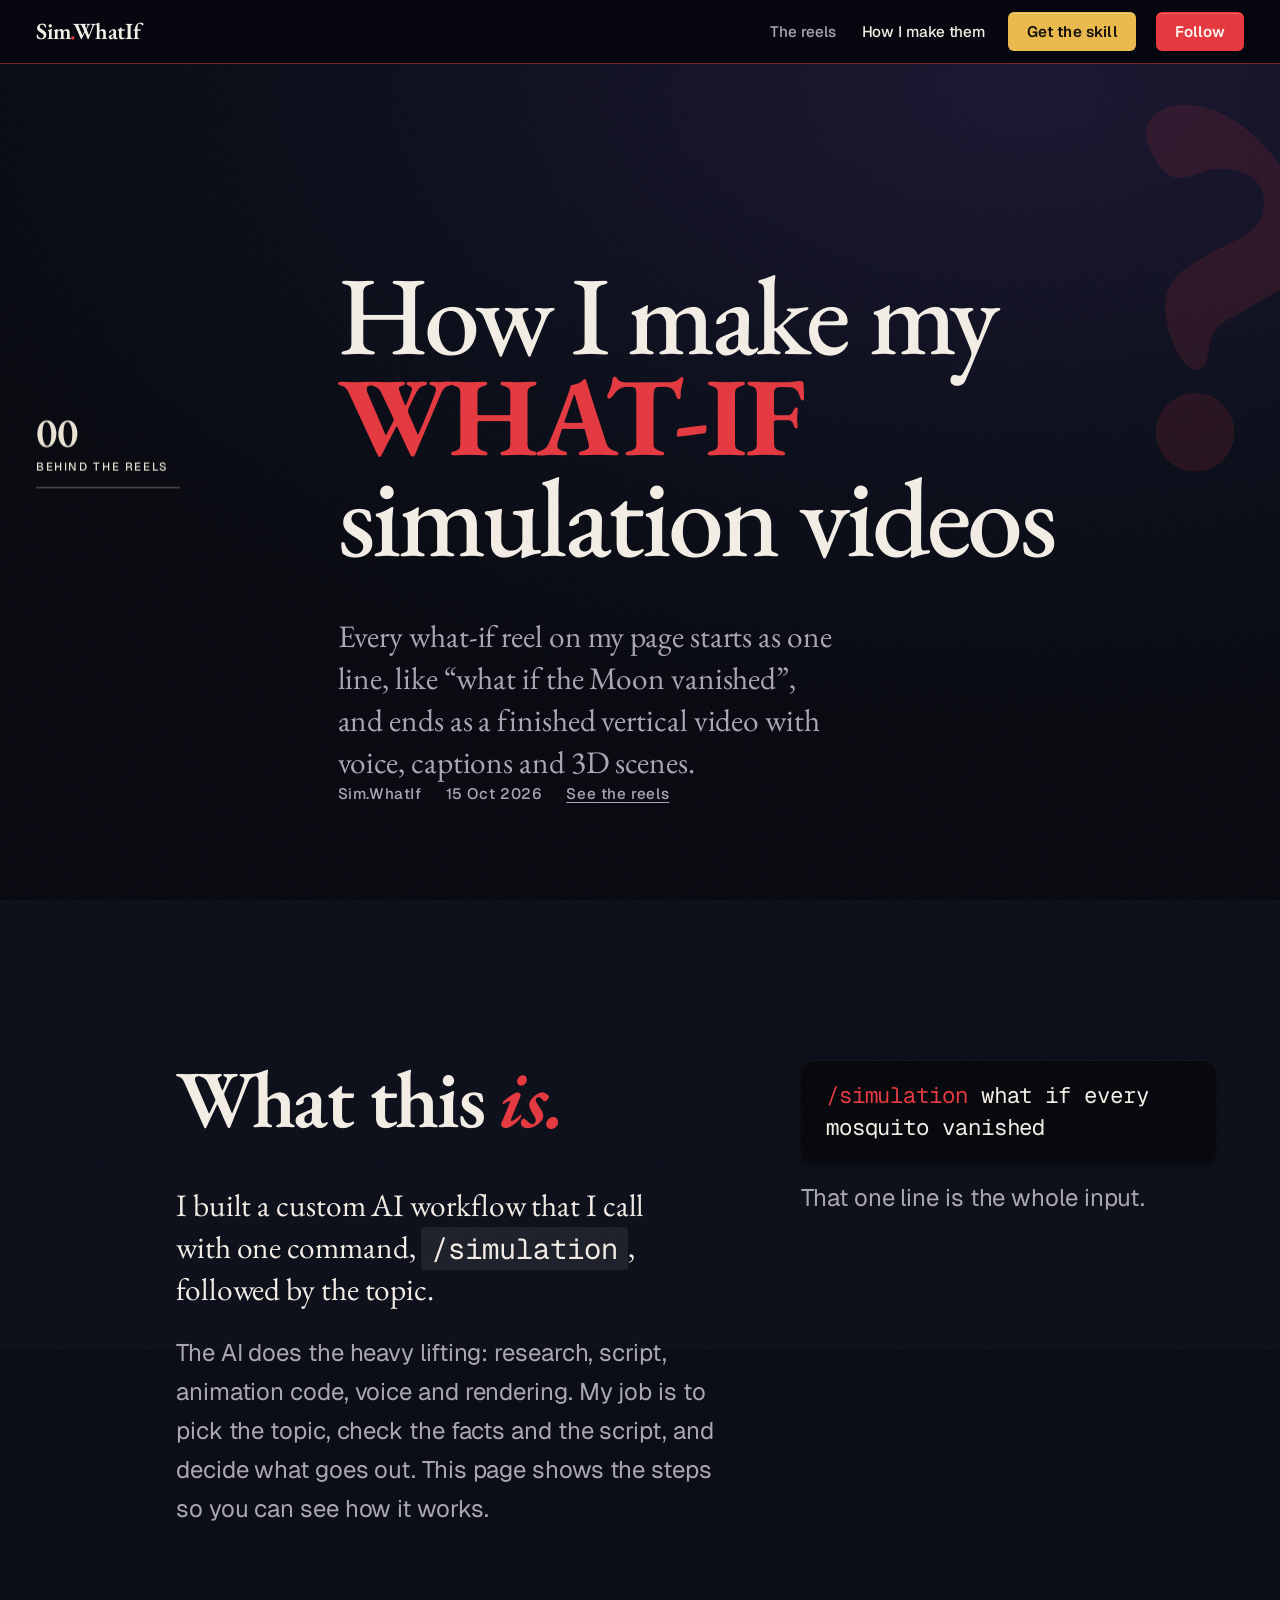
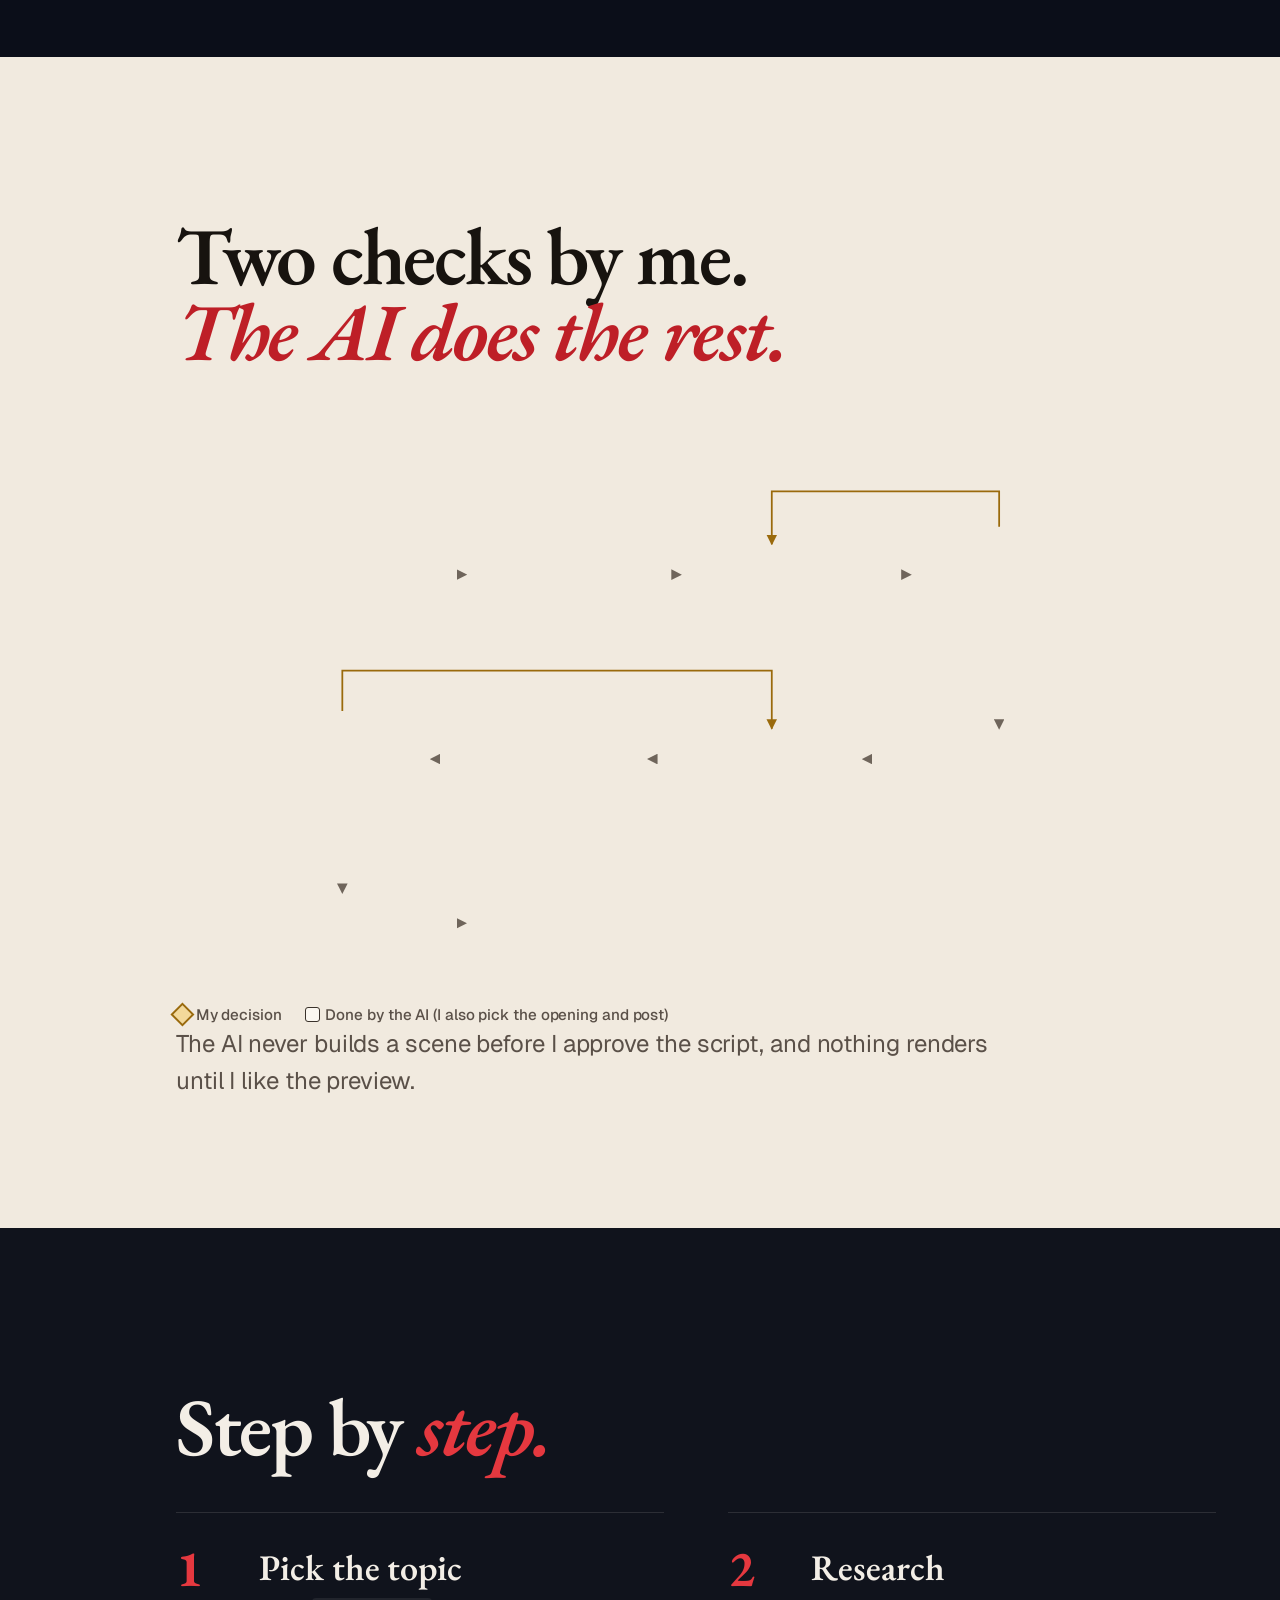
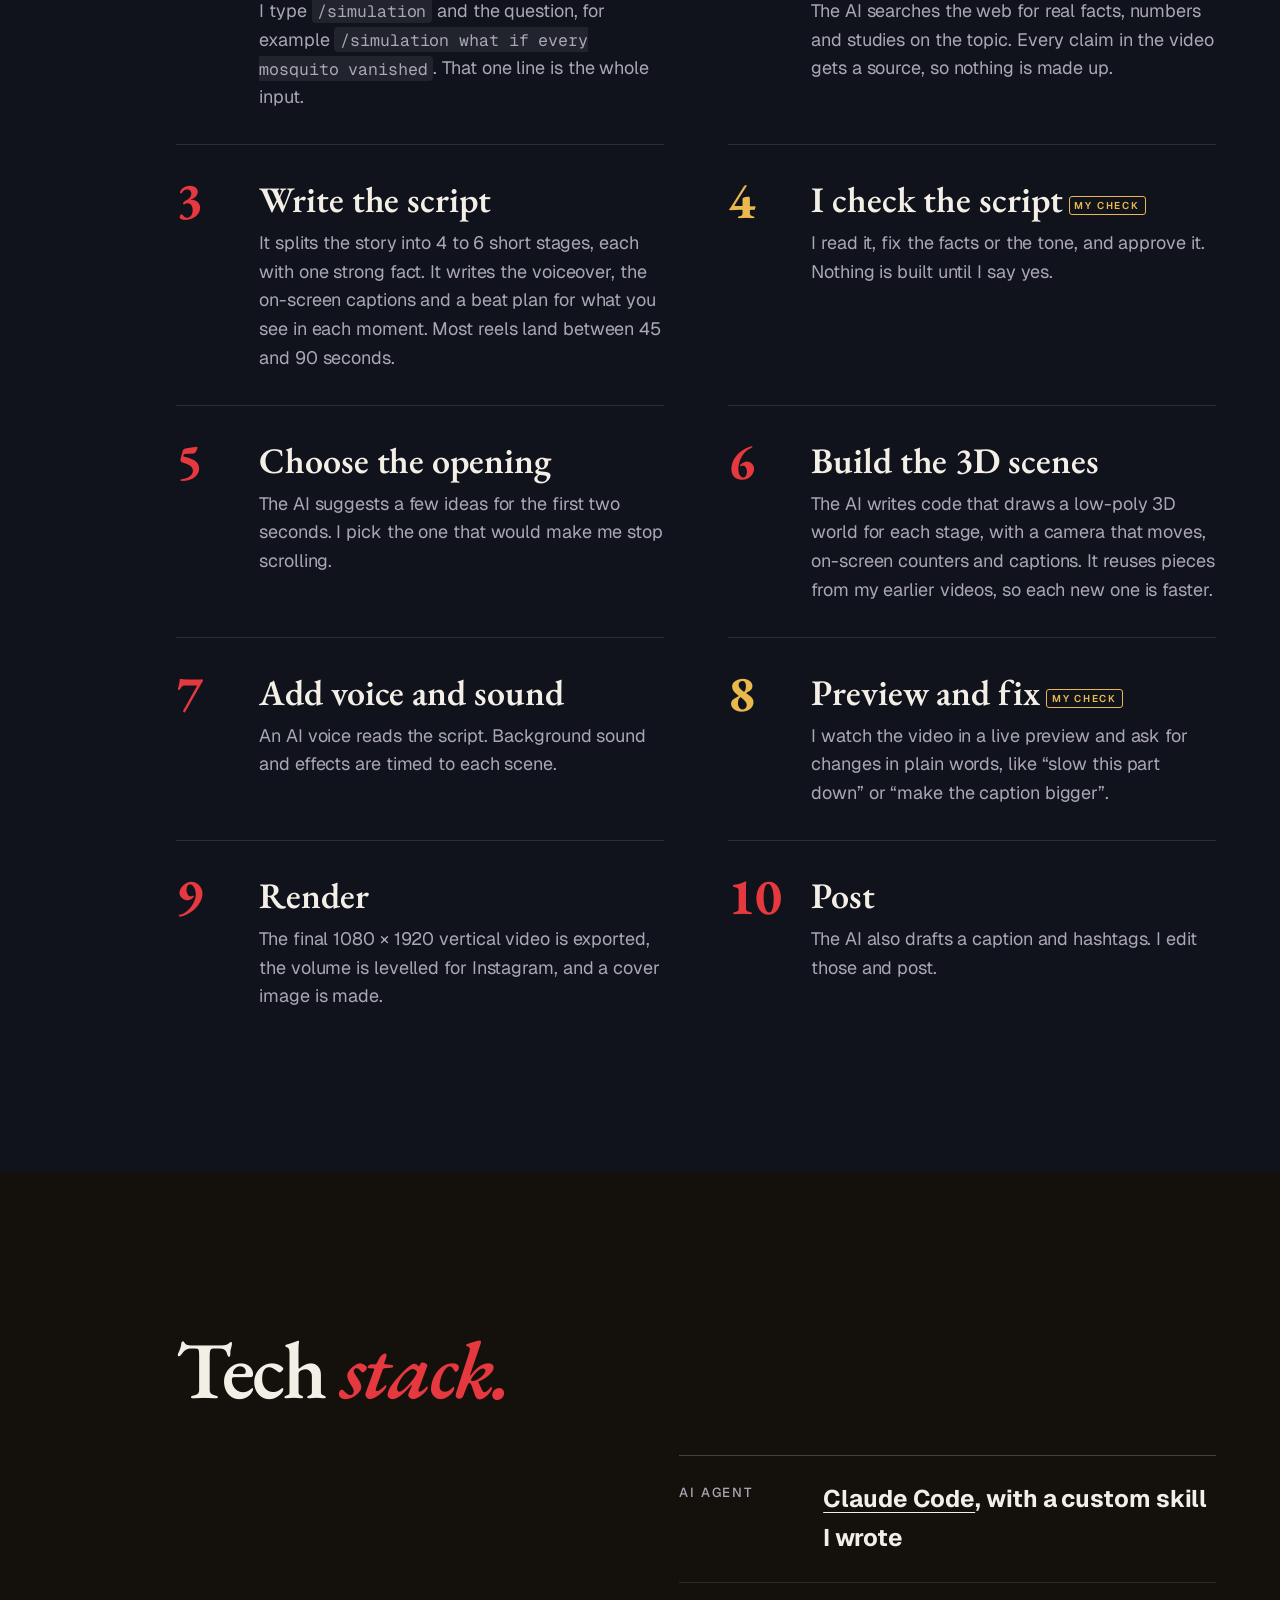
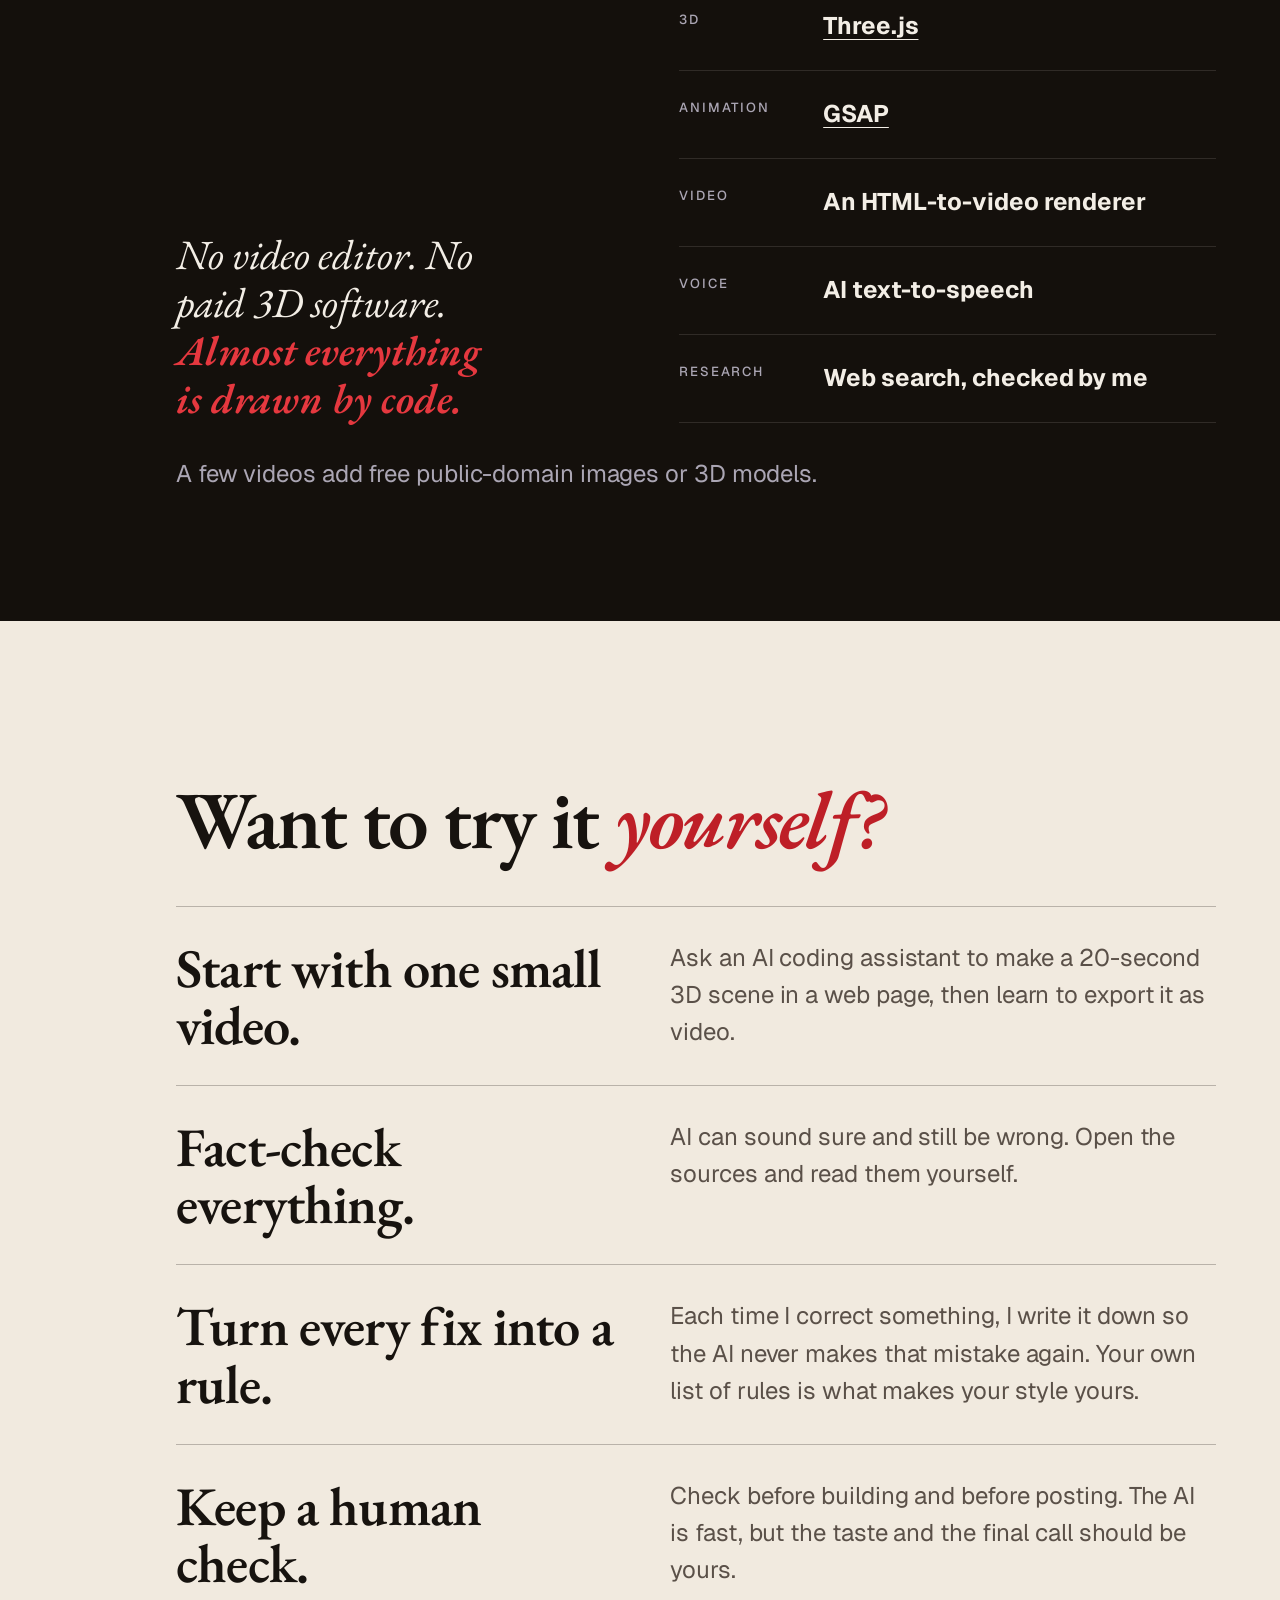
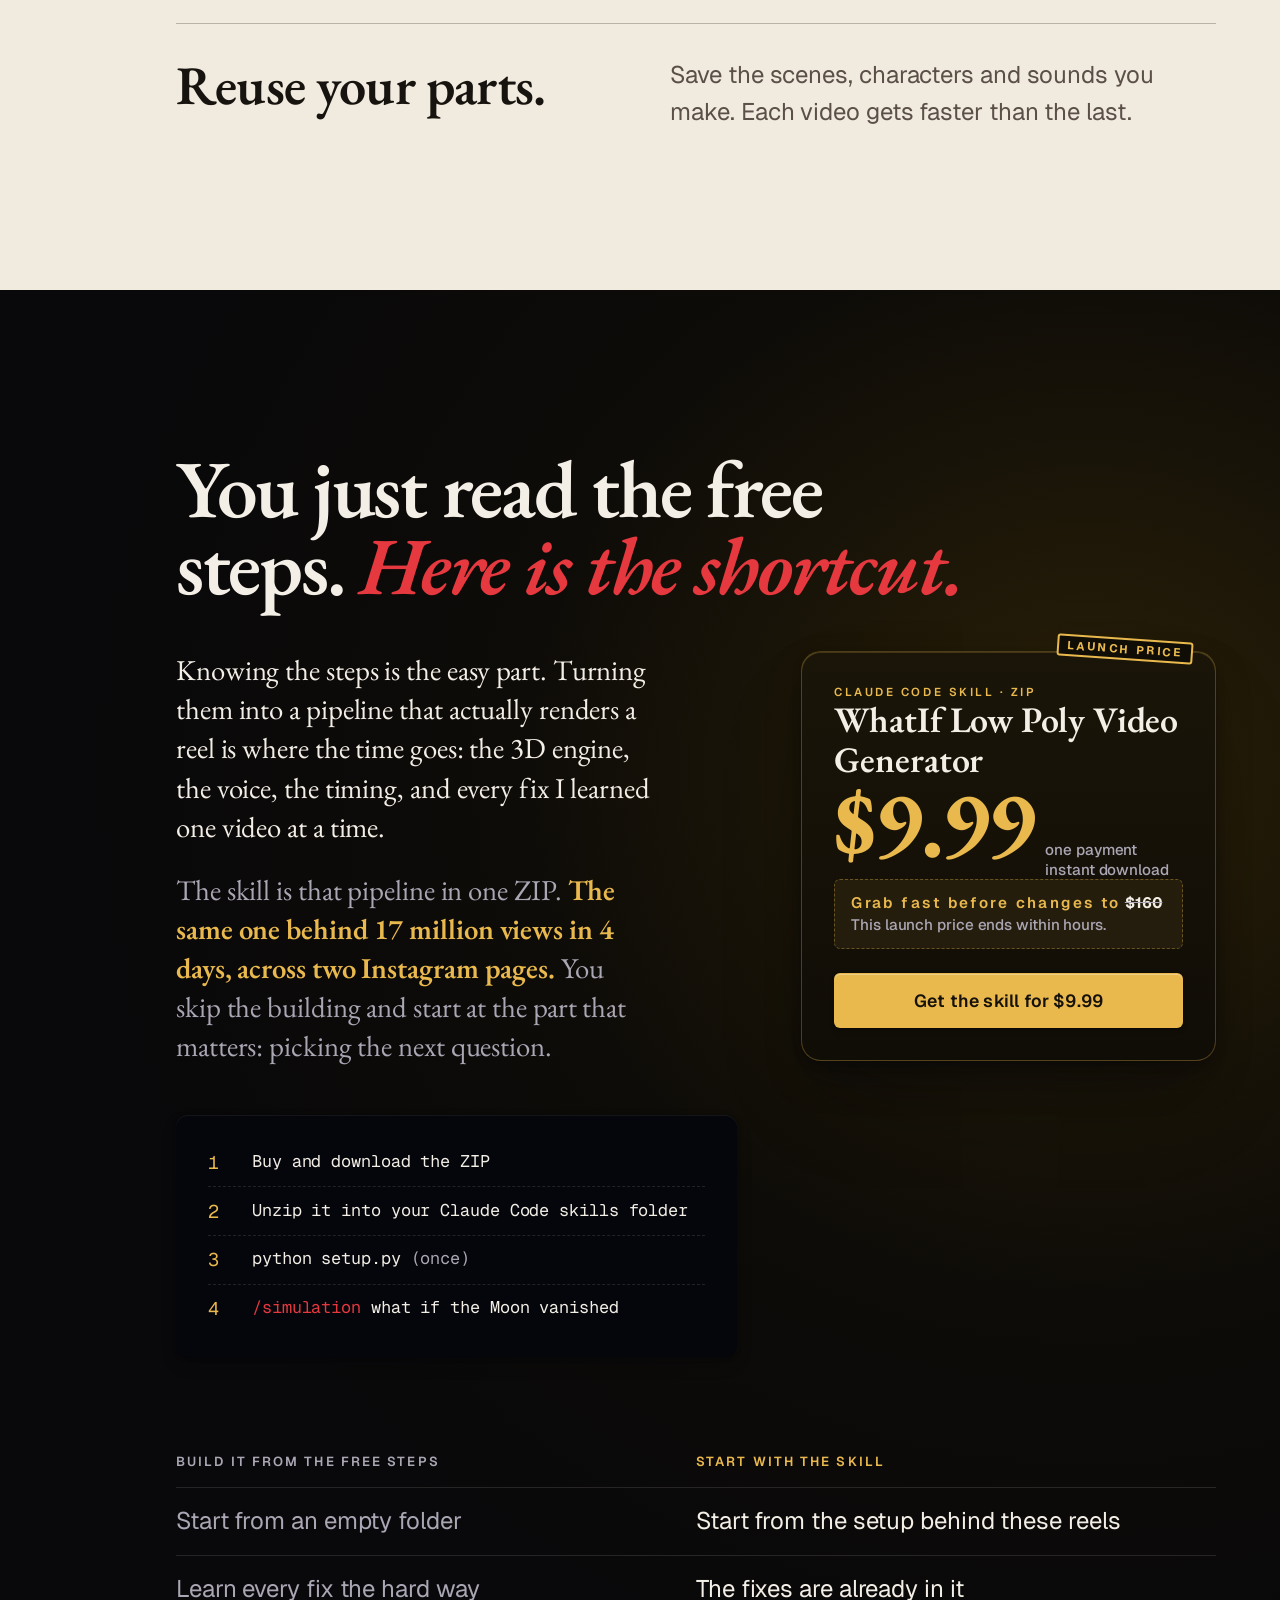
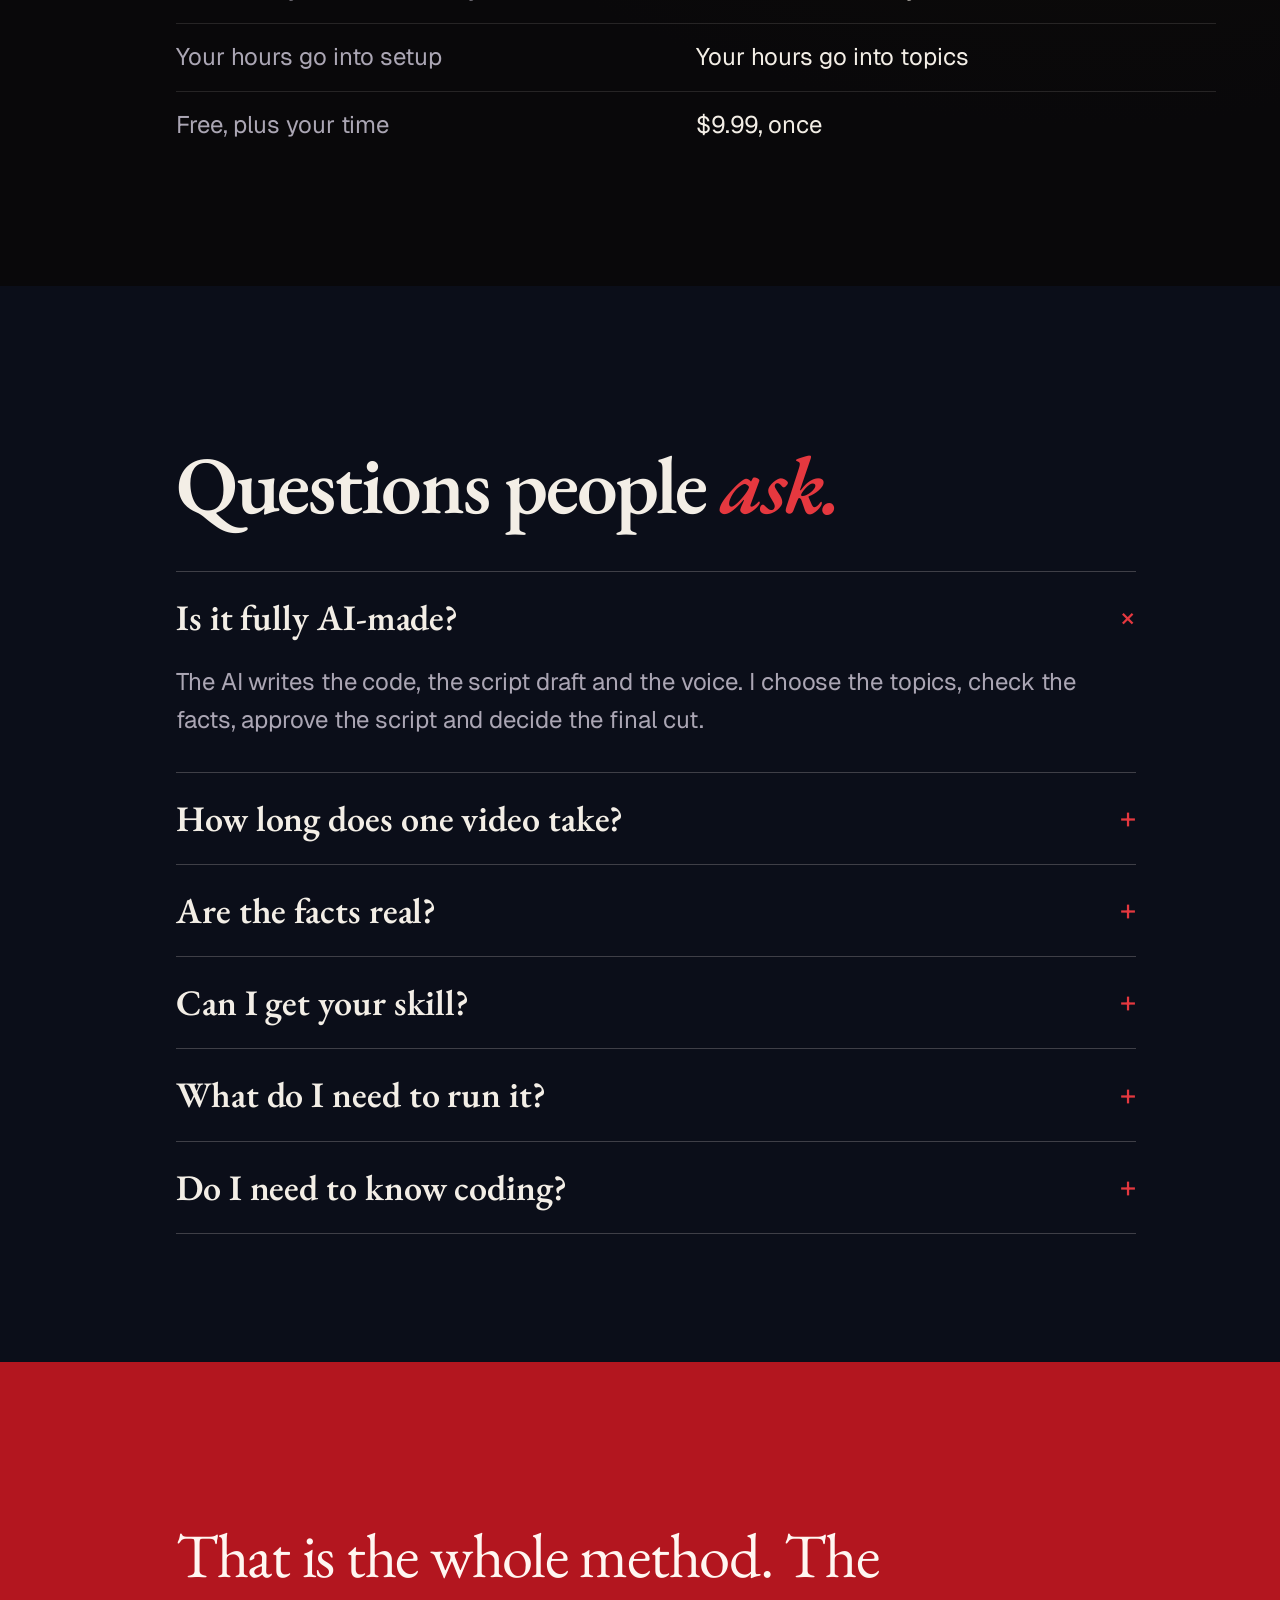
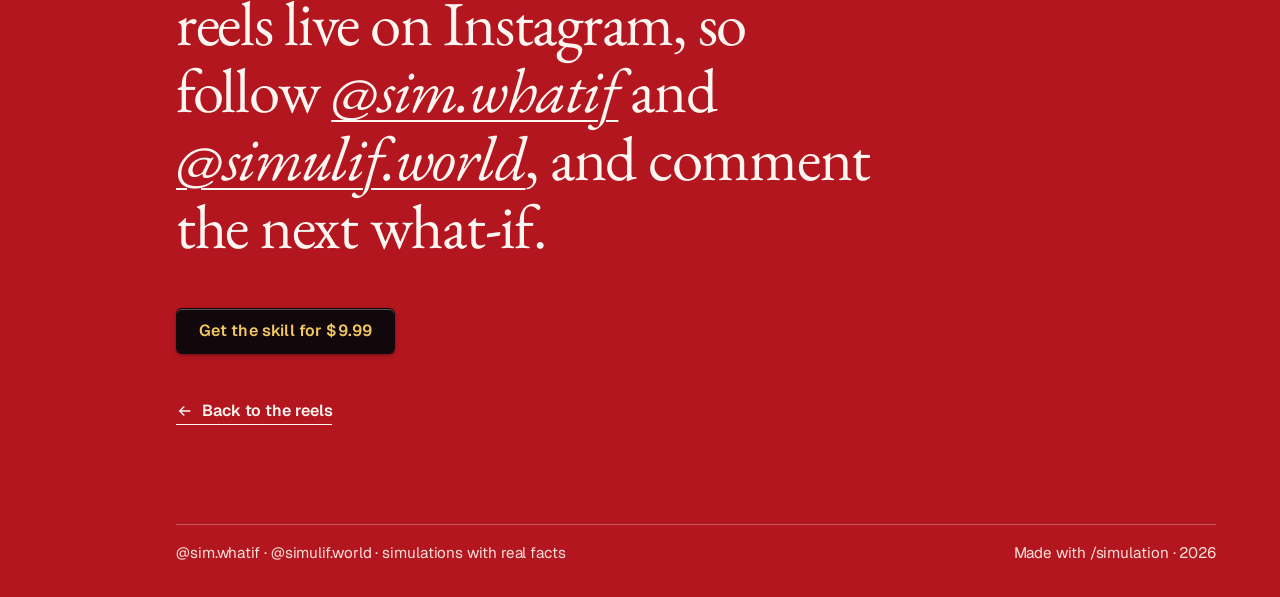
<file: how.html>
<!doctype html>
<html lang="en">
<head>
<meta charset="utf-8">
<meta name="viewport" content="width=device-width, initial-scale=1, viewport-fit=cover">
<title>How I make them · Sim.WhatIf</title>
<meta name="description" content="How every Sim.WhatIf reel is made: one line in, research, script, 3D scenes in code, voice and render, with two human checks.">
<link rel="icon" href="data:image/svg+xml,<svg xmlns='http://www.w3.org/2000/svg' viewBox='0 0 32 32'><rect width='32' height='32' rx='7' fill='%230A0D18'/><text x='16' y='23' font-family='Georgia,serif' font-size='19' font-weight='700' text-anchor='middle' fill='%23E5383F'>?</text></svg>">
<link rel="preconnect" href="https://fonts.googleapis.com">
<link rel="preconnect" href="https://fonts.gstatic.com" crossorigin>
<link rel="stylesheet" href="https://fonts.googleapis.com/css2?family=Geist:wght@400;500;600&family=Geist+Mono:wght@400&display=swap">
<link rel="preload" href="assets/EBGaramond.ttf" as="font" type="font/ttf" crossorigin>
<link rel="stylesheet" href="scrollcraft.css">
<link rel="stylesheet" href="site.css">
<style>
  .bar { grid-template-columns: 1fr auto; }
  .ch { position: relative; padding: calc(var(--bar-h) + var(--sc-9)) var(--sc-gutter) var(--sc-10); }
  .ch__in { max-width: 72rem; margin-inline: auto; padding-left: var(--folio-w, 0); }
  .ch h2 { font-family: var(--sc-font-display); font-weight: 600; font-size: clamp(2.6rem, 1.4rem + 4.6vw, 6rem); line-height: 0.94; letter-spacing: -0.028em; margin: 0 0 var(--sc-7); text-wrap: balance; }
  .ch h2 em { color: var(--sc-accent); font-style: italic; }
  .ch p { margin: 0; }
  .lead { font-family: var(--sc-font-display); font-size: clamp(1.35rem, 1rem + 1.2vw, 2.05rem); line-height: 1.34; max-width: 34ch; text-wrap: pretty; }
  .body { font-size: var(--sc-t-lg); line-height: 1.62; color: var(--sc-ink-soft); max-width: 58ch; }
  code { font-family: var(--sc-font-mono); font-size: 0.92em; padding: 0.1em 0.35em; border-radius: 4px; background: rgb(255 255 255 / 0.07); }

  /* paper chapters: hard cut to a light ground, ink and accents re-keyed */
  .paper { --sc-ink: #17130F; --sc-ink-soft: #5A5048; --sc-accent: #BE1F27; --gold: #9A6A0C; --sc-hairline: rgb(23 19 15 / 0.14); --sc-hairline-strong: rgb(23 19 15 / 0.26); background: #F1EADF; color: var(--sc-ink); }
  .paper code { background: rgb(23 19 15 / 0.07); }

  /* --------------------------------------------------------------- folio -- */
  .folio {
    position: fixed; z-index: 20; left: clamp(1rem, 3vw, 2.25rem); top: 50%; translate: 0 -50%;
    display: grid; gap: 0.35rem; width: 9rem; pointer-events: none; mix-blend-mode: difference; color: #F3EEE6;
  }
  .folio b { font: 600 2.6rem/1 var(--sc-font-display); font-variant-numeric: tabular-nums; }
  .folio span { font: 500 0.72rem/1.35 var(--sc-font-text); letter-spacing: 0.14em; text-transform: uppercase; }
  .folio__bar { height: 2px; background: rgb(243 238 230 / 0.25); position: relative; margin-top: 0.4rem; }
  .folio__bar i { position: absolute; inset: 0; transform-origin: 0 50%; transform: scaleX(0); background: #F3EEE6; }
  @media (min-width: 1180px) { :root { --folio-w: 7rem; } }
  @media (max-width: 1179px) { .folio { display: none; } }

  /* ---------------------------------------------------------- title page -- */
  .title { min-height: 100svh; display: grid; align-content: end; background: radial-gradient(90% 70% at 80% 10%, #1A1530 0%, #0A0D19 60%, #07080F 100%); padding-bottom: var(--sc-9); overflow: clip; }
  .title__q { position: absolute; right: -4vw; top: 6vh; font: 700 clamp(18rem, 10rem + 30vw, 46rem)/0.8 var(--sc-font-display); color: var(--sc-accent); opacity: 0.12; pointer-events: none; }
  .title h1 { font-family: var(--sc-font-display); font-weight: 500; font-size: clamp(3rem, 1.4rem + 7vw, 9.5rem); line-height: 0.9; letter-spacing: -0.03em; margin: 0; max-width: 13ch; text-wrap: balance; }
  .title h1 em { display: block; color: var(--sc-accent); font-weight: 700; font-style: normal; text-transform: uppercase; letter-spacing: -0.02em; }
  .title .lead { margin-top: var(--sc-7); color: var(--sc-ink-soft); }
  .byline { margin-top: var(--sc-7); display: flex; gap: var(--sc-5); flex-wrap: wrap; font: 500 var(--sc-t-sm)/1.4 var(--sc-font-text); color: var(--sc-ink-soft); letter-spacing: 0.04em; }
  .byline a { text-underline-offset: 0.2em; }

  /* ---------------------------------------------------------- ch1 intro -- */
  .ch--intro { background: #0B0E19; }
  .intro { display: grid; grid-template-columns: 1.15fr 0.85fr; gap: var(--sc-8); align-items: start; }
  .intro .body { margin-top: var(--sc-5); }
  .intro__cmd { margin-top: var(--sc-7); font: 400 clamp(1rem, 0.8rem + 0.8vw, 1.4rem)/1.4 var(--sc-font-mono); padding: 0.9em 1.1em; border-radius: var(--sc-r-md); background: #05060B; box-shadow: var(--sc-e2), inset 0 1px 0 rgb(255 255 255 / 0.06); }
  .intro__cmd b { color: var(--sc-accent); font-weight: 400; }

  /* ------------------------------------------------------- ch2 pipeline -- */
  .flow { margin-top: var(--sc-4); }
  .flow svg { display: block; width: 100%; height: auto; overflow: visible; }
  .flow .vert { display: none; }
  @media (max-width: 700px) { .flow .horiz { display: none; } .flow .vert { display: block; max-width: 26rem; margin-inline: auto; } }
  .flow text { font-family: var(--sc-font-text); }
  .n-box { fill: #FBF7F0; stroke: #3A322B; stroke-width: 1.25; }
  .n-dia { fill: #F1EADF; stroke: var(--gold); stroke-width: 2; transition: fill 300ms var(--sc-ease-out); }
  .n-dia.lit { fill: #F3D99A; }
  .n-post { stroke: var(--sc-accent); stroke-width: 2; }
  .n-label { font-size: 14px; fill: #17130F; }
  .n-strong { font-weight: 600; }
  .e-line { fill: none; stroke: #6F655B; stroke-width: 1.4; }
  .e-loop { stroke: var(--gold); stroke-dasharray: none; }
  .e-label { font-size: 12px; fill: #5A5048; }
  .node { transition: opacity 260ms var(--sc-ease-out), transform 260ms var(--sc-ease-out); }
  .flow__note { margin-top: var(--sc-7); max-width: 52ch; font-size: var(--sc-t-lg); line-height: 1.55; color: var(--sc-ink-soft); }
  .flow__key { margin-top: var(--sc-4); font: 500 var(--sc-t-sm)/1.4 var(--sc-font-text); color: var(--sc-ink-soft); display: flex; gap: var(--sc-5); flex-wrap: wrap; }
  .flow__key i { display: inline-block; width: 0.85em; height: 0.85em; margin-right: 0.45em; vertical-align: -0.08em; }
  .k-me { background: #F3D99A; outline: 2px solid var(--gold); rotate: 45deg; }
  .k-ai { background: #FBF7F0; outline: 1.25px solid #3A322B; border-radius: 2px; }

  /* ---------------------------------------------------------- ch3 steps -- */
  .ch--steps { background: #10131C; }
  .steps { list-style: none; margin: 0; padding: 0; display: grid; grid-template-columns: 1fr 1fr; column-gap: var(--sc-8); }
  .steps li { display: grid; grid-template-columns: 4.2rem 1fr; gap: var(--sc-4); padding: var(--sc-6) 0; border-top: 1px solid var(--sc-hairline); }
  .steps li > b { font: 700 3.2rem/0.9 var(--sc-font-display); color: var(--sc-accent); font-variant-numeric: lining-nums; }
  .steps h3 { margin: 0.15rem 0 var(--sc-2); font-family: var(--sc-font-display); font-weight: 600; font-size: var(--sc-t-xl); line-height: 1.15; }
  .steps p { color: var(--sc-ink-soft); line-height: 1.6; }
  .steps li.me > b { color: var(--gold); }
  .steps li.me h3::after { content: "my check"; margin-left: 0.6em; padding: 0.2em 0.5em; vertical-align: 0.3em; font: 600 0.62rem/1 var(--sc-font-text); letter-spacing: 0.18em; text-transform: uppercase; color: var(--gold); border: 1.5px solid var(--gold); border-radius: 3px; }

  /* ---------------------------------------------------------- ch4 stack -- */
  .ch--stack { background: #14100C; }
  .stack-grid { display: grid; grid-template-columns: 0.9fr 1.1fr; gap: var(--sc-8); align-items: end; }
  .stack-list { list-style: none; margin: 0; padding: 0; border-top: 1px solid var(--sc-hairline-strong); }
  .stack-list li { display: grid; grid-template-columns: 8rem 1fr; gap: var(--sc-4); padding: var(--sc-5) 0; border-bottom: 1px solid var(--sc-hairline); font-size: var(--sc-t-lg); }
  .stack-list span { font: 500 var(--sc-t-xs)/2 var(--sc-font-text); letter-spacing: 0.14em; text-transform: uppercase; color: var(--sc-ink-soft); }
  .stack-list a { text-underline-offset: 0.2em; text-decoration-thickness: 1px; }
  .big-note { font-family: var(--sc-font-display); font-style: italic; font-size: clamp(1.6rem, 1rem + 2vw, 2.8rem); line-height: 1.15; max-width: 16ch; }
  .big-note b { color: var(--sc-accent); font-weight: 600; }

  /* ----------------------------------------------------------- ch5 tips -- */
  .tips { list-style: none; margin: 0; padding: 0; counter-reset: tip; }
  .tips li { display: grid; grid-template-columns: minmax(14rem, 0.9fr) 1.1fr; gap: var(--sc-7); padding: var(--sc-6) 0; border-top: 1px solid var(--sc-hairline-strong); }
  .tips h3 { margin: 0; font-family: var(--sc-font-display); font-weight: 600; font-size: var(--sc-t-2xl); line-height: 1.05; letter-spacing: -0.015em; }
  .tips p { font-size: var(--sc-t-lg); line-height: 1.55; color: var(--sc-ink-soft); max-width: 46ch; }

  /* ------------------------------------------------------------ ch6 faq -- */
  .ch--faq { background: #0B0E19; }
  .ch--offer { background: radial-gradient(80% 60% at 85% 30%, #2A2008 0%, #0E0C08 55%, #09080A 100%); }
  .faq { border-top: 1px solid var(--sc-hairline-strong); max-width: 60rem; }
  .faq details { border-bottom: 1px solid var(--sc-hairline-strong); }
  .faq summary {
    list-style: none; cursor: pointer; display: flex; justify-content: space-between; align-items: center; gap: var(--sc-5);
    padding: var(--sc-5) 0; font-family: var(--sc-font-display); font-weight: 600; font-size: var(--sc-t-xl); line-height: 1.2;
  }
  .faq summary::-webkit-details-marker { display: none; }
  .faq summary::after { content: "+"; flex: none; font: 400 1.8rem/1 var(--sc-font-text); color: var(--sc-accent); transition: rotate 200ms var(--sc-ease-out); }
  .faq details[open] summary::after { rotate: 45deg; }
  .faq details p { padding: 0 0 var(--sc-6); max-width: 58ch; font-size: var(--sc-t-lg); line-height: 1.6; color: var(--sc-ink-soft); }
  @media (hover: hover) and (pointer: fine) { .faq summary:hover { color: var(--sc-accent); } }

  /* -------------------------------------------------------------- colophon -- */
  .colophon { --sc-ink: #FFF6F1; --sc-ink-soft: #FFE1DA; color: var(--sc-ink); background: #B3161F; padding: calc(var(--bar-h) + var(--sc-9)) var(--sc-gutter) var(--sc-6); }
  .colophon__in { max-width: 72rem; margin-inline: auto; padding-left: var(--folio-w, 0); }
  .colophon p.end { font-family: var(--sc-font-display); font-size: clamp(2rem, 1.2rem + 3.4vw, 4.6rem); line-height: 1.08; letter-spacing: -0.02em; max-width: 24ch; margin: 0; }
  .colophon p.end a { text-decoration-thickness: 2px; text-underline-offset: 0.12em; font-style: italic; }
  @media (hover: hover) and (pointer: fine) { .colophon p.end a:hover { text-decoration-thickness: 4px; } }
  .colophon .end-buy { margin: var(--sc-7) 0 0; }
  .colophon .end-buy .btn { background: #12070A; color: #F2C863; }
  .colophon .back { margin-top: var(--sc-7); display: inline-flex; gap: 0.5em; align-items: center; font: 600 1rem/1 var(--sc-font-text); text-decoration: none; border-bottom: 1px solid currentColor; padding-bottom: 0.3em; }
  .colophon .foot { margin-top: var(--sc-9); display: flex; justify-content: space-between; flex-wrap: wrap; gap: var(--sc-4); border-top: 1px solid rgb(255 246 241 / 0.3); padding-top: var(--sc-4); font-size: var(--sc-t-sm); color: var(--sc-ink-soft); }
  .colophon a:focus-visible, .paper a:focus-visible, .paper summary:focus-visible { outline-color: currentColor; }

  @media (max-width: 860px) {
    .intro, .stack-grid { grid-template-columns: 1fr; gap: var(--sc-6); }
    .steps { grid-template-columns: 1fr; }
    .tips li { grid-template-columns: 1fr; gap: var(--sc-3); }
    .ch { padding-top: calc(var(--bar-h) + var(--sc-8)); padding-bottom: var(--sc-9); }
    .stack-list li { grid-template-columns: 6.2rem 1fr; }
    .steps li { grid-template-columns: 3.2rem 1fr; }
    .steps li > b { font-size: 2.5rem; }
  }
</style>
</head>
<body>

<div class="sc-grain" aria-hidden="true"></div>

<header class="bar">
  <a class="bar__mark" href="index.html" aria-label="Sim.WhatIf home">Sim<i>.</i>WhatIf</a>
  <div class="bar__right">
    <a class="bar__link" href="index.html">The reels</a>
    <a class="bar__link" href="how.html" aria-current="page">How I make them</a>
    <a class="btn btn--gold bar__buy" href="#skill">Get the skill</a>
    <a class="btn" href="https://www.instagram.com/sim.whatif/" rel="noopener" target="_blank">Follow</a>
  </div>
</header>

<aside class="folio" aria-hidden="true"><b id="folioNum">00</b><span id="folioTitle">Title</span><span class="folio__bar"><i id="folioBar"></i></span></aside>

<main>

  <!-- TITLE PAGE: type only -->
  <section class="ch title" data-sc-act="flow" data-chapter="00" data-title="Behind the reels">
    <span class="title__q" aria-hidden="true">?</span>
    <div class="ch__in" data-sc-in data-sc-stagger="90">
      <h1>How I make my <em>what-if</em> simulation videos</h1>
      <p class="lead">Every what-if reel on my page starts as one line, like “what if the Moon vanished”, and ends as a finished vertical video with voice, captions and 3D scenes.</p>
      <p class="byline"><span>Sim.WhatIf</span><span>15 Oct 2026</span><a href="index.html">See the reels</a></p>
    </div>
  </section>

  <!-- 01 WHAT THIS IS -->
  <section class="ch ch--intro" data-sc-act="flow" data-chapter="01" data-title="What this is">
    <div class="ch__in intro">
      <div data-sc-in data-sc-stagger="80">
        <h2>What this <em>is.</em></h2>
        <p class="lead">I built a custom AI workflow that I call with one command, <code>/simulation</code>, followed by the topic.</p>
        <p class="body">The AI does the heavy lifting: research, script, animation code, voice and rendering. My job is to pick the topic, check the facts and the script, and decide what goes out. This page shows the steps so you can see how it works.</p>
      </div>
      <div data-sc-in>
        <p class="intro__cmd"><b>/simulation</b> what if every mosquito vanished</p>
        <p class="body" style="margin-top: var(--sc-4)">That one line is the whole input.</p>
      </div>
    </div>
  </section>

  <!-- 02 THE BIG PICTURE: the pipeline draws itself -->
  <section class="ch paper" id="flowCh" data-sc-act="flow" data-chapter="02" data-title="The big picture">
    <div class="ch__in">
      <h2 data-sc-in>Two checks by me. <em>The AI does the rest.</em></h2>
      <figure class="flow" role="img" aria-label="The simulation flow: type the topic, research facts, write the script, my script check, pick the opening, build 3D scenes, voice and sound, my preview check, render video, caption and post. A failed check loops back.">
        <svg class="horiz" viewBox="0 0 760 450" id="flowH"></svg>
        <svg class="vert" viewBox="0 0 360 850" id="flowV"></svg>
      </figure>
      <p class="flow__key" aria-hidden="true"><span><i class="k-me"></i>My decision</span><span><i class="k-ai"></i>Done by the AI (I also pick the opening and post)</span></p>
      <p class="flow__note">The AI never builds a scene before I approve the script, and nothing renders until I like the preview.</p>
    </div>
  </section>

  <!-- 03 STEP BY STEP -->
  <section class="ch ch--steps" data-sc-act="flow" data-chapter="03" data-title="Step by step">
    <div class="ch__in">
      <h2 data-sc-in>Step by <em>step.</em></h2>
      <ol class="steps" data-sc-in data-sc-stagger="45">
        <li><b>1</b><div><h3>Pick the topic</h3><p>I type <code>/simulation</code> and the question, for example <code>/simulation what if every mosquito vanished</code>. That one line is the whole input.</p></div></li>
        <li><b>2</b><div><h3>Research</h3><p>The AI searches the web for real facts, numbers and studies on the topic. Every claim in the video gets a source, so nothing is made up.</p></div></li>
        <li><b>3</b><div><h3>Write the script</h3><p>It splits the story into 4 to 6 short stages, each with one strong fact. It writes the voiceover, the on-screen captions and a beat plan for what you see in each moment. Most reels land between 45 and 90 seconds.</p></div></li>
        <li class="me"><b>4</b><div><h3>I check the script</h3><p>I read it, fix the facts or the tone, and approve it. Nothing is built until I say yes.</p></div></li>
        <li><b>5</b><div><h3>Choose the opening</h3><p>The AI suggests a few ideas for the first two seconds. I pick the one that would make me stop scrolling.</p></div></li>
        <li><b>6</b><div><h3>Build the 3D scenes</h3><p>The AI writes code that draws a low-poly 3D world for each stage, with a camera that moves, on-screen counters and captions. It reuses pieces from my earlier videos, so each new one is faster.</p></div></li>
        <li><b>7</b><div><h3>Add voice and sound</h3><p>An AI voice reads the script. Background sound and effects are timed to each scene.</p></div></li>
        <li class="me"><b>8</b><div><h3>Preview and fix</h3><p>I watch the video in a live preview and ask for changes in plain words, like “slow this part down” or “make the caption bigger”.</p></div></li>
        <li><b>9</b><div><h3>Render</h3><p>The final 1080 × 1920 vertical video is exported, the volume is levelled for Instagram, and a cover image is made.</p></div></li>
        <li><b>10</b><div><h3>Post</h3><p>The AI also drafts a caption and hashtags. I edit those and post.</p></div></li>
      </ol>
    </div>
  </section>

  <!-- 04 TECH STACK -->
  <section class="ch ch--stack" data-sc-act="flow" data-chapter="04" data-title="Tech stack">
    <div class="ch__in">
      <h2 data-sc-in>Tech <em>stack.</em></h2>
      <div class="stack-grid">
        <p class="big-note" data-sc-in>No video editor. No paid 3D software. <b>Almost everything is drawn by code.</b></p>
        <ul class="stack-list" data-sc-in data-sc-stagger="50">
          <li><span>AI agent</span><b><a href="https://claude.com/claude-code" rel="noopener" target="_blank">Claude Code</a>, with a custom skill I wrote</b></li>
          <li><span>3D</span><b><a href="https://threejs.org" rel="noopener" target="_blank">Three.js</a></b></li>
          <li><span>Animation</span><b><a href="https://gsap.com" rel="noopener" target="_blank">GSAP</a></b></li>
          <li><span>Video</span><b>An HTML-to-video renderer</b></li>
          <li><span>Voice</span><b>AI text-to-speech</b></li>
          <li><span>Research</span><b>Web search, checked by me</b></li>
        </ul>
      </div>
      <p class="body" style="margin-top: var(--sc-6)">A few videos add free public-domain images or 3D models.</p>
    </div>
  </section>

  <!-- 05 TRY IT -->
  <section class="ch paper" data-sc-act="flow" data-chapter="05" data-title="Try it yourself">
    <div class="ch__in">
      <h2 data-sc-in>Want to try it <em>yourself?</em></h2>
      <ul class="tips" data-sc-in data-sc-stagger="60">
        <li><h3>Start with one small video.</h3><p>Ask an AI coding assistant to make a 20-second 3D scene in a web page, then learn to export it as video.</p></li>
        <li><h3>Fact-check everything.</h3><p>AI can sound sure and still be wrong. Open the sources and read them yourself.</p></li>
        <li><h3>Turn every fix into a rule.</h3><p>Each time I correct something, I write it down so the AI never makes that mistake again. Your own list of rules is what makes your style yours.</p></li>
        <li><h3>Keep a human check.</h3><p>Check before building and before posting. The AI is fast, but the taste and the final call should be yours.</p></li>
        <li><h3>Reuse your parts.</h3><p>Save the scenes, characters and sounds you make. Each video gets faster than the last.</p></li>
      </ul>
    </div>
  </section>

  <!-- 06 THE SHORTCUT: the paid, plug-and-play skill -->
  <section class="ch ch--offer offer" id="skill" data-sc-act="flow" data-chapter="06" data-title="The shortcut">
    <div class="ch__in">
      <h2 data-sc-in>You just read the free steps. <em>Here is the shortcut.</em></h2>
      <div class="offer__grid">
        <div data-sc-in data-sc-stagger="80">
          <p class="offer__lede">Knowing the steps is the easy part. Turning them into a pipeline that actually renders a reel is where the time goes: the 3D engine, the voice, the timing, and every fix I learned one video at a time.</p>
          <p class="offer__lede">The skill is that pipeline in one ZIP. <b>The same one behind 17 million views in 4 days, across two Instagram pages.</b> You skip the building and start at the part that matters: picking the next question.</p>
          <p class="quickbuy"><a class="btn btn--gold" href="https://payhip.com/b/5jLnv" rel="noopener" target="_blank">Get the skill for $9.99</a></p>
          <ol class="install" aria-label="Setup in four steps">
            <li><span>1</span><code>Buy and download the ZIP</code></li>
            <li><span>2</span><code>Unzip it into your Claude Code skills folder</code></li>
            <li><span>3</span><code>python setup.py <i>(once)</i></code></li>
            <li><span>4</span><code><b>/simulation</b> what if the Moon vanished</code></li>
          </ol>
        </div>
        <aside class="tag" data-sc-in aria-label="Buy the skill">
          <span class="tag__stamp" aria-hidden="true">LAUNCH PRICE</span>
          <p class="tag__kind">Claude Code skill · ZIP</p>
          <p class="tag__name">WhatIf Low Poly Video Generator</p>
          <p class="tag__price"><b>$9.99</b><span>one payment<br>instant download</span></p>
        <p class="tag__next"><span>Grab fast before changes to</span> <s><b>$160</b></s><br>This launch price ends within hours.</p>
        <a class="btn btn--gold" href="https://payhip.com/b/5jLnv" rel="noopener" target="_blank">Get the skill for $9.99</a>
        <!--<p class="tag__small">Needs Claude Code (paid Claude plan), Node.js 22+, Python 3.10 to 3.13 and ffmpeg. One setup command installs the rest. <a href="how.html">See every step first</a>.</p>-->
      </aside>
      </div>
      <table class="vs" data-sc-in>
        <thead><tr><th scope="col">Build it from the free steps</th><th scope="col">Start with the skill</th></tr></thead>
        <tbody>
          <tr><td>Start from an empty folder</td><td>Start from the setup behind these reels</td></tr>
          <tr><td>Learn every fix the hard way</td><td>The fixes are already in it</td></tr>
          <tr><td>Your hours go into setup</td><td>Your hours go into topics</td></tr>
          <tr><td>Free, plus your time</td><td>$9.99, once</td></tr>
        </tbody>
      </table>
    </div>
  </section>

  <!-- 06 FAQ -->
  <section class="ch ch--faq" data-sc-act="flow" data-chapter="07" data-title="Questions">
    <div class="ch__in">
      <h2 data-sc-in>Questions people <em>ask.</em></h2>
      <div class="faq" data-sc-in>
        <details open><summary>Is it fully AI-made?</summary><p>The AI writes the code, the script draft and the voice. I choose the topics, check the facts, approve the script and decide the final cut.</p></details>
        <details><summary>How long does one video take?</summary><p>It depends on the topic and how many fixes it needs. Most of my time goes into checking and fixing, not waiting.</p></details>
        <details><summary>Are the facts real?</summary><p>Yes. Each video has a source list behind it. If you spot a mistake, comment and I will correct it.</p></details>
        <details><summary>Can I get your skill?</summary><p>Yes. The plug-and-play version is on Payhip for $9.99, a launch price. The next version is planned at $160. Unzip it into Claude Code, run the setup once, then type <code>/simulation</code> and your topic. <a href="https://payhip.com/b/5jLnv" rel="noopener" target="_blank">Get the skill</a>.</p></details>
        <details><summary>What do I need to run it?</summary><p>Claude Code (it needs a paid Claude plan), Node.js 22 or newer, Python 3.10 to 3.13 and ffmpeg. The included <code>setup.py</code> checks them, then installs the voice model and the render browser for you.</p></details>
        <details><summary>Do I need to know coding?</summary><p>It helps, but not much. You describe what you want in plain words and the AI writes the code. Knowing a little lets you fix things faster.</p></details>
      </div>
    </div>
  </section>

  <!-- COLOPHON -->
  <section class="colophon" data-sc-act="flow" data-chapter="08" data-title="Follow">
    <div class="colophon__in" data-sc-in data-sc-stagger="80">
      <p class="end">That is the whole method. The reels live on Instagram, so follow <a href="https://www.instagram.com/sim.whatif/" rel="noopener" target="_blank">@sim.whatif</a> and <a href="https://www.instagram.com/simulif.world/" rel="noopener" target="_blank">@simulif.world</a>, and comment the next what&#8209;if.</p>
      <p class="end-buy"><a class="btn btn--gold" href="https://payhip.com/b/5jLnv" rel="noopener" target="_blank">Get the skill for $9.99</a></p>
      <a class="back" href="index.html"><svg width="18" height="18" viewBox="0 0 24 24" fill="none" stroke="currentColor" stroke-width="2" aria-hidden="true"><path d="M19 12H5M11 6l-6 6 6 6"/></svg>Back to the reels</a>
      <div class="foot"><span>@sim.whatif · @simulif.world · simulations with real facts</span><span>Made with /simulation · 2026</span></div>
    </div>
  </section>

</main>

<script src="scrollcraft.js"></script>
<script>ScrollCraft.mount(document.body);</script>
<script>
(function () {
  var reduce = matchMedia('(prefers-reduced-motion: reduce)').matches;
  var NS = 'http://www.w3.org/2000/svg';
  var clamp = function (v) { return v < 0 ? 0 : v > 1 ? 1 : v; };

  // ---- the pipeline, in two layouts. Order = the order it draws in.
  var LABELS = ['Type the topic', 'Research facts', 'Write the script', 'Script OK?', 'Pick the opening', 'Build 3D scenes', 'Voice and sound', 'Preview OK?', 'Render video', 'Caption and post'];
  var KIND = ['box', 'box', 'box', 'dia', 'box', 'box', 'box', 'dia', 'box', 'post'];
  var H = {
    W: 144, H: 48, dw: 70, dh: 38,
    pos: [[100,124],[270,124],[440,124],[620,124],[620,270],[440,270],[270,270],[100,270],[100,400],[270,400]],
    edges: [
      { d: 'M172 124H198', after: 0 }, { d: 'M342 124H368', after: 1 }, { d: 'M512 124H550', after: 2 },
      { d: 'M620 86V58H440V100', after: 3, loop: true, label: ['no: revise it', 530, 50] },
      { d: 'M620 162V246', after: 3, label: ['yes', 632, 210] },
      { d: 'M548 270H512', after: 4 }, { d: 'M368 270H342', after: 5 }, { d: 'M198 270H170', after: 6 },
      { d: 'M100 232V200H440V246', after: 7, loop: true, label: ['changes needed', 270, 192] },
      { d: 'M100 308V376', after: 7, label: ['looks right', 112, 346] },
      { d: 'M172 400H198', after: 8 }
    ]
  };
  var V = {
    W: 200, H: 48, dw: 84, dh: 40,
    pos: [[190,40],[190,120],[190,200],[190,290],[190,385],[190,465],[190,545],[190,635],[190,730],[190,810]],
    edges: [
      { d: 'M190 64V96', after: 0 }, { d: 'M190 144V176', after: 1 }, { d: 'M190 224V250', after: 2 },
      { d: 'M106 290H46V200H90', after: 3, loop: true, label: ['no', 52, 252] },
      { d: 'M190 330V361', after: 3, label: ['yes', 200, 350] },
      { d: 'M190 409V441', after: 4 }, { d: 'M190 489V521', after: 5 }, { d: 'M190 569V595', after: 6 },
      { d: 'M106 635H46V465H90', after: 7, loop: true, label: ['fix', 52, 560] },
      { d: 'M190 675V706', after: 7, label: ['yes', 200, 694] },
      { d: 'M190 754V786', after: 8 }
    ]
  };
  function el(tag, attrs, parent) {
    var e = document.createElementNS(NS, tag);
    for (var k in attrs) e.setAttribute(k, attrs[k]);
    if (parent) parent.appendChild(e);
    return e;
  }
  function build(svg, L, id) {
    var defs = el('defs', {}, svg);
    var m = el('marker', { id: id + '-arrow', viewBox: '0 0 10 10', refX: 9, refY: 5, markerWidth: 6, markerHeight: 6, orient: 'auto-start-reverse' }, defs);
    el('path', { d: 'M0 0L10 5L0 10z', fill: '#6F655B' }, m);
    var mg = el('marker', { id: id + '-gold', viewBox: '0 0 10 10', refX: 9, refY: 5, markerWidth: 6, markerHeight: 6, orient: 'auto-start-reverse' }, defs);
    el('path', { d: 'M0 0L10 5L0 10z', fill: '#9A6A0C' }, mg);
    var out = { edges: [], nodes: [], dias: [] };
    L.edges.forEach(function (e) {
      var g = el('g', {}, svg);
      var p = el('path', { d: e.d, 'class': 'e-line' + (e.loop ? ' e-loop' : ''), pathLength: 1, 'stroke-dasharray': 1, 'stroke-dashoffset': reduce ? 0 : 1, 'marker-end': 'url(#' + id + (e.loop ? '-gold' : '-arrow') + ')' }, g);
      var t = null;
      if (e.label) { t = el('text', { x: e.label[1], y: e.label[2], 'class': 'e-label', 'text-anchor': e.label[1] > 600 || e.label[1] < 120 || (id === 'v' && e.label[1] === 200) ? 'start' : 'middle' }, g); t.textContent = e.label[0]; }
      out.edges.push({ p: p, t: t, after: e.after, loop: !!e.loop });
    });
    L.pos.forEach(function (c, i) {
      var g = el('g', { 'class': 'node' }, svg), x = c[0], y = c[1], shape;
      if (KIND[i] === 'dia') {
        shape = el('polygon', { points: (x - L.dw) + ',' + y + ' ' + x + ',' + (y - L.dh) + ' ' + (x + L.dw) + ',' + y + ' ' + x + ',' + (y + L.dh), 'class': 'n-dia' }, g);
        out.dias.push({ el: shape, i: i });
      } else {
        el('rect', { x: x - L.W / 2, y: y - L.H / 2, width: L.W, height: L.H, rx: 8, 'class': 'n-box' + (KIND[i] === 'post' ? ' n-post' : '') }, g);
      }
      var t = el('text', { x: x, y: y + 5, 'text-anchor': 'middle', 'class': 'n-label' + (KIND[i] !== 'box' ? ' n-strong' : '') }, g);
      t.textContent = LABELS[i];
      out.nodes.push(g);
    });
    return out;
  }
  var parts = [build(document.getElementById('flowH'), H, 'h'), build(document.getElementById('flowV'), V, 'v')];
  var flowCh = document.getElementById('flowCh');

  // ---- folio: chapter number, title, progress through the page
  var chapters = Array.prototype.slice.call(document.querySelectorAll('[data-chapter]'));
  var fNum = document.getElementById('folioNum'), fTitle = document.getElementById('folioTitle'), fBar = document.getElementById('folioBar');
  var lastCh = null;

  function frame() {
    var vh = innerHeight, y = scrollY;
    var mid = y + vh * 0.4, cur = chapters[0];
    for (var i = 0; i < chapters.length; i++) { if (chapters[i].offsetTop <= mid) cur = chapters[i]; }
    if (cur !== lastCh) { fNum.textContent = cur.dataset.chapter; fTitle.textContent = cur.dataset.title; lastCh = cur; }
    fBar.style.transform = 'scaleX(' + clamp(y / (document.documentElement.scrollHeight - vh)).toFixed(4) + ')';

    // draw the flow: 0 when the chapter top is at 70% of the screen, 1 a little before it leaves
    var r = flowCh.getBoundingClientRect();
    var k = reduce ? 1 : clamp((vh * 0.7 - r.top) / (r.height * 0.62));
    var t = k * 10.4;
    parts.forEach(function (P) {
      P.nodes.forEach(function (g, i) {
        var a = clamp((t - i) * 2.2);
        g.style.opacity = a.toFixed(3);
        g.style.transform = 'translateY(' + ((1 - a) * 6).toFixed(2) + 'px)';
      });
      P.edges.forEach(function (e) {
        var a = clamp((t - e.after - (e.loop ? 0.45 : 0.4)) * (e.loop ? 1.6 : 2.4));
        e.p.setAttribute('stroke-dashoffset', (1 - a).toFixed(3));
        if (e.t) e.t.style.opacity = a > 0.6 ? 1 : 0;
      });
      P.dias.forEach(function (d) { d.el.classList.toggle('lit', t > d.i + 0.5); });
    });
    requestAnimationFrame(frame);
  }
  requestAnimationFrame(frame);
})();
</script>
</body>
</html>
</file>
<file: scrollcraft.css>
/* ============================================================================
   scrollcraft.css: the taste floor
   ----------------------------------------------------------------------------
   Two layers, and the split matters:

     TOKENS   what you override per brand. Colour roles, the type ramp, the
              spacing scale, elevation, motion. A brand is ~12 values.
     DEVICES  what the engine drives. Do not restyle these to taste; they are
              the mechanism. Style your own markup instead.

   Nothing here draws a "component". There are no card, badge, or pill classes,
   because a stylesheet that ships those is how every page built on it ends up
   with the same shapes. You get a floor and a vocabulary; the composition is
   yours.
   ========================================================================== */

/* ---------------------------------------------------------------- tokens -- */
:root {
  /* --- colour roles. Override these six and the page is rebranded. -------- */
  --sc-canvas:      #08090b;   /* the page ground. Drift interpolates this.   */
  --sc-surface:     #101217;   /* anything raised off the ground             */
  --sc-ink:         #f4f2ef;   /* primary text                               */
  --sc-ink-soft:    #9a9ba1;   /* secondary text. Tinted, never flat gray.   */
  --sc-accent:      #d8ff3e;   /* ONE accent. It owns a region, not confetti. */
  --sc-accent-ink:  #08090b;   /* text that sits on the accent               */

  --sc-hairline:    color-mix(in oklab, var(--sc-ink) 12%, transparent);
  --sc-hairline-strong: color-mix(in oklab, var(--sc-ink) 22%, transparent);

  /* --- type. Two families max. Display carries voice, text carries prose. - */
  --sc-font-display: "Instrument Sans", "Geist", system-ui, sans-serif;
  --sc-font-text:    "Geist", system-ui, sans-serif;
  --sc-font-mono:    "Geist Mono", ui-monospace, monospace;

  /* Fluid ramp. Tracking tightens as size grows because a face set at 6rem
     with 0 tracking reads loose; this is optical correction, not decoration. */
  --sc-t-xs:   clamp(0.75rem, 0.72rem + 0.15vw, 0.82rem);
  --sc-t-sm:   clamp(0.875rem, 0.84rem + 0.18vw, 0.95rem);
  --sc-t-base: clamp(1rem, 0.96rem + 0.22vw, 1.125rem);
  --sc-t-lg:   clamp(1.2rem, 1.1rem + 0.5vw, 1.5rem);
  --sc-t-xl:   clamp(1.6rem, 1.35rem + 1.2vw, 2.25rem);
  --sc-t-2xl:  clamp(2.1rem, 1.6rem + 2.4vw, 3.4rem);
  --sc-t-3xl:  clamp(2.8rem, 1.9rem + 4.2vw, 5rem);
  --sc-t-4xl:  clamp(3.4rem, 1.9rem + 6.6vw, 7.5rem);

  --sc-track-tight:  -0.035em;
  --sc-track-snug:   -0.02em;
  --sc-track-normal: -0.005em;
  --sc-track-wide:    0.08em;

  --sc-leading-none: 0.94;
  --sc-leading-tight: 1.06;
  --sc-leading-body: 1.62;

  --sc-measure: 62ch;

  /* --- space. 4px base: the useful middle steps an 8-only scale misses. --- */
  --sc-1: 0.25rem;  --sc-2: 0.5rem;   --sc-3: 0.75rem;  --sc-4: 1rem;
  --sc-5: 1.5rem;   --sc-6: 2rem;     --sc-7: 3rem;     --sc-8: 4rem;
  --sc-9: 6rem;     --sc-10: 8rem;    --sc-11: 12rem;

  /* Section rhythm is fluid so a phone doesn't inherit desktop air. */
  --sc-section: clamp(4.5rem, 9vw, 11rem);
  --sc-gutter:  clamp(1.25rem, 5vw, 5.5rem);
  --sc-maxw:    82rem;

  /* --- radius. Pick one scale for the page and hold it. ------------------- */
  --sc-r-sm: 6px;  --sc-r-md: 12px;  --sc-r-lg: 20px;  --sc-r-pill: 999px;

  /* --- elevation. Every shadow has an offset AND a soft blur, and is tinted
         to the canvas hue. A zero-offset coloured halo is decoration, not
         depth, so there isn't one here. ---------------------------------- */
  --sc-shadow-color: 220 40% 2%;
  --sc-e1: 0 1px 2px hsl(var(--sc-shadow-color) / 0.28),
           0 2px 6px -1px hsl(var(--sc-shadow-color) / 0.20);
  --sc-e2: 0 2px 4px hsl(var(--sc-shadow-color) / 0.24),
           0 8px 18px -4px hsl(var(--sc-shadow-color) / 0.30);
  --sc-e3: 0 4px 8px hsl(var(--sc-shadow-color) / 0.22),
           0 18px 40px -8px hsl(var(--sc-shadow-color) / 0.38),
           0 48px 90px -24px hsl(var(--sc-shadow-color) / 0.30);

  /* Edge light: a 1px top highlight sells a raised surface better than any
     amount of blur, because real raised things catch light on their lip. */
  --sc-edge: inset 0 1px 0 color-mix(in oklab, var(--sc-ink) 10%, transparent);

  /* --- motion. Built-in CSS easings are too weak for UI. ------------------ */
  --sc-ease-out:    cubic-bezier(0.23, 1, 0.32, 1);
  --sc-ease-in-out: cubic-bezier(0.77, 0, 0.175, 1);
  --sc-ease-drawer: cubic-bezier(0.32, 0.72, 0, 1);
  --sc-d-fast: 160ms;  --sc-d-base: 240ms;  --sc-d-slow: 420ms;

  --sc-z-stage: 1; --sc-z-copy: 20; --sc-z-chrome: 60;
}

/* --------------------------------------------------------------- reset -- */
*, *::before, *::after { box-sizing: border-box; }
html { -webkit-text-size-adjust: 100%; scroll-behavior: smooth; }
@media (prefers-reduced-motion: reduce) { html { scroll-behavior: auto; } }

body {
  margin: 0;
  background: var(--sc-canvas);
  color: var(--sc-ink);
  font-family: var(--sc-font-text);
  font-size: var(--sc-t-base);
  line-height: var(--sc-leading-body);
  letter-spacing: var(--sc-track-normal);
  -webkit-font-smoothing: antialiased;
  text-rendering: optimizeLegibility;
  font-synthesis-weight: none;
  overflow-x: clip;
}
img, video, canvas, svg { display: block; max-width: 100%; }
button, input, select, textarea { font: inherit; color: inherit; }

/* ------------------------------------------------- the browser surfaces --
   The parts you did not draw still carry the design. Selection, caret, focus
   ring, scrollbar and tabular numerals all ship with defaults that belong to no
   design system. Theming them is the cheapest signal that a page was built
   rather than assembled, and it is the step that gets skipped most reliably. */
::selection { background: var(--sc-accent); color: var(--sc-accent-ink); }
:root { caret-color: var(--sc-accent); accent-color: var(--sc-accent); }
:focus-visible {
  outline: 2px solid var(--sc-accent);
  outline-offset: 3px;
  border-radius: var(--sc-r-sm);
}
:where(a) { color: inherit; text-decoration-thickness: 1px; text-underline-offset: 0.22em; }
@supports (scrollbar-color: auto) {
  html { scrollbar-color: color-mix(in oklab, var(--sc-ink) 26%, transparent) transparent; scrollbar-width: thin; }
}
:where(table, .sc-nums, [data-sc-count]) { font-variant-numeric: tabular-nums; }

/* ----------------------------------------------------------- typography -- */
.sc-display {
  font-family: var(--sc-font-display);
  font-weight: 500;
  line-height: var(--sc-leading-none);
  letter-spacing: var(--sc-track-tight);
  text-wrap: balance;
  margin: 0;
}
.sc-display--xl { font-size: var(--sc-t-4xl); }
.sc-display--lg { font-size: var(--sc-t-3xl); }
.sc-display--md { font-size: var(--sc-t-2xl); letter-spacing: var(--sc-track-snug); }
.sc-lede {
  font-size: var(--sc-t-lg);
  line-height: 1.44;
  letter-spacing: var(--sc-track-snug);
  color: var(--sc-ink);
  max-width: 46ch;
  text-wrap: pretty;
  margin: 0;
}
.sc-body { max-width: var(--sc-measure); color: var(--sc-ink-soft); text-wrap: pretty; margin: 0; }
.sc-label {
  font-family: var(--sc-font-mono);
  font-size: var(--sc-t-xs);
  letter-spacing: var(--sc-track-wide);
  text-transform: uppercase;
  color: var(--sc-ink-soft);
}

/* ---------------------------------------------------------------- layout -- */
.sc-wrap { width: 100%; max-width: var(--sc-maxw); margin-inline: auto; padding-inline: var(--sc-gutter); }
.sc-section { padding-block: var(--sc-section); }
/* More space above a heading than below it: the gap belongs to the boundary,
   not to the pair. */
.sc-stack > * + * { margin-top: var(--sc-4); }
.sc-stack > :is(h1,h2,h3) { margin-top: var(--sc-7); }
.sc-stack > :is(h1,h2,h3):first-child { margin-top: 0; }
.sc-rule { height: 1px; border: 0; background: var(--sc-hairline); margin: 0; }

/* =============================================================== DEVICES ==
   Driven by the engine. Restyle your own markup, not these.                */

.sc-act--pinned { position: relative; }
.sc-stage {
  position: sticky; top: 0;
  height: 100vh; height: 100svh;
  overflow: clip;
  z-index: var(--sc-z-stage);
}

/* scrub / sequence media */
.sc-stage :is(video[data-sc-scrub], canvas[data-sc-sequence], .sc-stage__poster) {
  position: absolute; inset: 0;
  width: 100%; height: 100%;
  object-fit: cover;
}
video[data-sc-scrub] { opacity: 0; transition: opacity 380ms var(--sc-ease-out); }
.sc-has-clip video[data-sc-scrub] { opacity: 1; }
/* The poster is a live frame-holder, not a placeholder: it stays up until a
   real video frame has painted, which is what stops the blank-stage flash. */
.sc-stage__poster { z-index: 0; transition: opacity 380ms var(--sc-ease-out); }
.sc-has-clip .sc-stage__poster { opacity: 0; }

/* A scrim only where text sits. A full-frame darkening layer flattens the
   image everywhere to fix contrast in one corner. */
.sc-scrim {
  position: absolute; inset: 0; pointer-events: none; z-index: 1;
  background: linear-gradient(
    var(--sc-scrim-angle, 180deg),
    color-mix(in oklab, var(--sc-canvas) var(--sc-scrim-a, 78%), transparent) 0%,
    color-mix(in oklab, var(--sc-canvas) 30%, transparent) 42%,
    transparent 68%);
}
/* Point the scrim at the copy. A scrim gradient that darkens the top while the
   copy sits at the bottom fixes contrast nowhere and flattens the image
   everywhere, which is the most common way text-over-video goes wrong. */
.sc-scrim--bottom { --sc-scrim-angle: 0deg; }
.sc-scrim--left   { --sc-scrim-angle: 90deg; }
.sc-scrim--right  { --sc-scrim-angle: 270deg; }

/* Corner scrims, for copy anchored to a corner. An edge gradient has to darken
   a whole band across the frame to cover one corner; a corner gradient puts the
   density where the text is and leaves the rest of the image alone. Pair with
   .sc-copy--lead / .sc-copy--trail. */
.sc-scrim--lead {
  background: linear-gradient(to top right,
    color-mix(in oklab, var(--sc-canvas) 94%, transparent) 0%,
    color-mix(in oklab, var(--sc-canvas) 72%, transparent) 30%,
    color-mix(in oklab, var(--sc-canvas) 30%, transparent) 52%,
    transparent 72%);
}
.sc-scrim--trail {
  background: linear-gradient(to top left,
    color-mix(in oklab, var(--sc-canvas) 94%, transparent) 0%,
    color-mix(in oklab, var(--sc-canvas) 72%, transparent) 30%,
    color-mix(in oklab, var(--sc-canvas) 30%, transparent) 52%,
    transparent 72%);
}
/* A band across the bottom, for copy that spans the full width of the frame.
   That is what both corner anchors become below 860px, and it is also the right
   shape whenever the copy block is wider than a corner. */
.sc-scrim--band {
  background: linear-gradient(to top,
    color-mix(in oklab, var(--sc-canvas) 94%, transparent) 0%,
    color-mix(in oklab, var(--sc-canvas) 74%, transparent) 22%,
    color-mix(in oklab, var(--sc-canvas) 30%, transparent) 42%,
    transparent 58%);
}
.sc-scrim--vignette {
  background: radial-gradient(120% 90% at 50% 45%, transparent 40%,
              color-mix(in oklab, var(--sc-canvas) 70%, transparent) 100%);
}

/* copy over a stage.
   max-width is in rem, never ch. A `ch` on this container resolves against the
   CONTAINER's font-size (body size), not the display size of the heading inside
   it, so `max-width: 20ch` here silently produces a ~180px column and wraps a
   hero headline to six lines. Set a ch measure on the text element itself. */
.sc-copy {
  position: absolute; z-index: var(--sc-z-copy);
  inset-inline: var(--sc-gutter);
  max-width: min(46rem, 76vw);
  will-change: opacity, transform;
}
.sc-copy--lead   { left: var(--sc-gutter); bottom: clamp(3rem, 12vh, 9rem); }
/* inset-inline FIRST. It is the shorthand for left+right, so declaring it after
   `left: 50%` resets left to auto and the block drifts off the left edge. */
.sc-copy--center { inset-inline: auto; left: 50%; top: 50%; translate: -50% -50%; text-align: center; }
.sc-copy--trail  { inset-inline: auto; right: var(--sc-gutter); bottom: clamp(3rem, 12vh, 9rem); text-align: right; }

/* cue defaults: the engine writes opacity/transform inline, these are the
   pre-paint state so nothing flashes before the first read() */
[data-sc-cue] { opacity: 0; will-change: opacity, transform; }
.sc-ready [data-sc-cue] { transition: none; }

/* kinetic split */
.sc-split { display: inline-block; overflow: hidden; vertical-align: top; }
/* Descenders live below the baseline; a line mask clipped to the line box eats
   the tails off g, y, p, j. The padding buys them room back. */
.sc-split--line { display: block; padding-bottom: 0.14em; margin-bottom: -0.14em; }
.sc-split__i { display: inline-block; will-change: transform, opacity; }
.sc-is-split { opacity: 1 !important; }

/* horizontal rail */
[data-sc-pan] { display: flex; will-change: transform; }

/* reveal + parallax */
[data-sc-reveal] { will-change: clip-path; }
[data-sc-parallax] { will-change: transform; }

/* flow reveal (fires once) */
[data-sc-in], [data-sc-stagger] > * {
  opacity: 0;
  transform: translate3d(0, 14px, 0);
  transition: opacity 620ms var(--sc-ease-out), transform 620ms var(--sc-ease-out);
}
[data-sc-in].sc-in, [data-sc-stagger] > .sc-in { opacity: 1; transform: none; }

/* pointer devices */
[data-sc-tilt] { transform-style: preserve-3d; will-change: transform; }
[data-sc-magnet] { will-change: transform; }
/* isolation always; position only if nothing more specific already set it.
   Written with :where() (zero specificity) on purpose: a plain `position:
   relative` here has the same weight as `.sc-stage` and, being later in the
   file, silently wins. A stage carrying both attributes then stops being
   sticky and the whole act scrolls away instead of pinning. */
[data-sc-spotlight] { isolation: isolate; }
:where([data-sc-spotlight]) { position: relative; }
[data-sc-spotlight]::after {
  content: ""; position: absolute; inset: 0; pointer-events: none; z-index: 2;
  background: radial-gradient(
    28rem 28rem at calc(var(--sc-mx, 0.5) * 100%) calc(var(--sc-my, 0.5) * 100%),
    color-mix(in oklab, var(--sc-accent) 16%, transparent), transparent 70%);
  opacity: 0; transition: opacity var(--sc-d-slow) var(--sc-ease-out);
}
[data-sc-spotlight]:hover::after { opacity: 1; }

/* =========================================================== WORLDFLIGHT ==
   One fixed stage for the whole page. The only thing in document flow is the
   spacer, and it is empty. If you find yourself adding a section here, you want
   act mode instead: the moment a real block scrolls past the fixed stage, the
   page has a seam again and the whole point is gone.                        */

[data-sc-mode="worldflight"] { position: relative; }

.sc-world {
  position: fixed; inset: 0;
  overflow: clip;
  z-index: var(--sc-z-stage);
  background: var(--sc-canvas);
}

/* Every leg is mounted for the life of the page and stacked in the same box.
   The engine owns opacity, visibility and z-index here; do not set them. */
.sc-world__seg {
  position: absolute; inset: 0;
  opacity: 0;
  will-change: opacity;
}
.sc-world__seg > :is(video, img, canvas) {
  position: absolute; inset: 0;
  width: 100%; height: 100%;
  object-fit: cover;
}
/* The poster is the frame-holder AND the first camera move: the engine pushes
   it in slowly until a real decoded frame is available to replace it. */
.sc-world__poster {
  z-index: 0;
  transform-origin: 50% 50%;
  transition: opacity 420ms var(--sc-ease-out);
}
.sc-world__seg > video { z-index: 1; }
.sc-world__seg.sc-has-clip .sc-world__poster { opacity: 0; }
/* The act stylesheet lights a clip through its ancestor act. A worldflight leg
   has no act, so match the class the engine also writes on the clip itself. */
video[data-sc-scrub].sc-has-clip { opacity: 1; }

/* The copy layer is fixed too, and inert by default: the engine hands
   pointer-events back to a block only while it is actually legible. */
.sc-world__copy {
  position: fixed; inset: 0;
  z-index: var(--sc-z-copy);
  pointer-events: none;
}
.sc-world__scrim { position: absolute; inset: 0; pointer-events: none; z-index: 0; }
[data-sc-copy] {
  opacity: 0;
  pointer-events: none;
  will-change: opacity, transform;
}
.sc-ready [data-sc-copy] { transition: none; }

/* The track. Empty on purpose. */
.sc-world__spacer { pointer-events: none; }

/* scroll progress */
[data-sc-progress] {
  position: fixed; inset: 0 0 auto 0; height: 2px; z-index: var(--sc-z-chrome);
  background: var(--sc-accent); transform-origin: 0 50%; transform: scaleX(0);
  will-change: transform;
}

/* ----------------------------------------------------------- atmosphere --
   Depth is not only shadow. Grain keeps a flat dark ground from banding, and
   it is the difference between "a dark page" and "a lit room". */
.sc-grain { position: fixed; inset: 0; pointer-events: none; z-index: 3; opacity: 0.045; }
.sc-grain::before {
  content: ""; position: absolute; inset: -50%;
  background-image: url("data:image/svg+xml;utf8,<svg xmlns='http://www.w3.org/2000/svg' width='140' height='140'><filter id='n'><feTurbulence type='fractalNoise' baseFrequency='0.85' numOctaves='3'/></filter><rect width='140' height='140' filter='url(%23n)'/></svg>");
}

/* -------------------------------------------------------- reduced motion -- */
@media (prefers-reduced-motion: reduce) {
  /* Fewer and gentler, not zero. Opacity still carries the reveal so the page
     is comprehensible; every position change is dropped. */
  [data-sc-in], [data-sc-stagger] > * { transform: none; transition-duration: 220ms; }
  [data-sc-parallax], [data-sc-pan], .sc-split__i { transform: none !important; }
  /* A wipe is a position change too. Show reveal content settled. */
  [data-sc-reveal] { clip-path: none !important; }
  /* A rail's transform IS its navigation, not decoration. Zeroing it the way
     parallax and kinetic type are zeroed parks the act on its first screenful
     and makes everything past the fold unreachable: a device degrading into
     missing content. Hand the travel back to the reader as an ordinary scroll
     region instead, so the same items are all still gettable without motion.
     A build that would rather re-lay the rail out as a grid can still do that;
     this is the floor, not the ceiling. */
  [data-sc-act="pan"] .sc-stage,
  [data-sc-act="pan"] [data-sc-stage] {
    overflow-x: auto; overflow-y: hidden;
    overscroll-behavior-x: contain;
    scroll-snap-type: x proximity;
  }
  [data-sc-pan] > * { scroll-snap-align: center; }
  [data-sc-spotlight]::after { display: none; }
  /* A worldflight keeps its whole story here. No clip is ever fetched, so the
     posters are the film, and they cross-dissolve through exactly the same
     seams at exactly the same scroll positions. The push-in and the copy drift
     are the only things that go. */
  .sc-world__poster, [data-sc-copy] { transform: none !important; }
}

/* --------------------------------------------------------------- mobile -- */
@media (max-width: 860px) {
  .sc-copy { inset-inline: var(--sc-gutter); max-width: none; }
  .sc-copy--trail { text-align: left; }
  .sc-stage { height: 100svh; }
  /* .sc-copy--trail re-anchors to the left and spans the full width here, so a
     bottom-RIGHT corner gradient darkens the one corner the copy just left and
     guarantees a contrast failure over any bright clip. Point the density at
     the copy: the same band .sc-scrim--band paints. */
  .sc-scrim--trail {
    background: linear-gradient(to top,
      color-mix(in oklab, var(--sc-canvas) 94%, transparent) 0%,
      color-mix(in oklab, var(--sc-canvas) 74%, transparent) 22%,
      color-mix(in oklab, var(--sc-canvas) 30%, transparent) 42%,
      transparent 58%);
  }
}
</file>
<file: site.css>
/* Sim.WhatIf: shared brand layer for every page. Engine styles stay in scrollcraft.css. */
@font-face { font-family: "Garamond Sim"; src: url("assets/EBGaramond.ttf") format("truetype"); font-weight: 400 800; font-style: normal; font-display: swap; }
@font-face { font-family: "Garamond Sim"; src: url("assets/EBGaramond-Italic.ttf") format("truetype"); font-weight: 400 800; font-style: italic; font-display: swap; }

:root {
  --sc-canvas:     #090B14;
  --sc-surface:    #111522;
  --sc-ink:        #F3EEE6;
  --sc-ink-soft:   #ABA6B4;
  --sc-accent:     #E5383F;   /* the red word every hook is built on */
  --sc-accent-ink: #FFF6F1;
  --sc-font-display: "Garamond Sim", "EB Garamond", Georgia, serif;
  --sc-font-text:    "Geist", system-ui, sans-serif;
  --sc-font-mono:    "Geist Mono", ui-monospace, monospace;
  --gold: #E9B94E;            /* RESULT stamps and human checkpoints only */
  --bar-h: 64px;
  --sc-shadow-color: 228 45% 3%;
}
body { background: var(--sc-canvas); overflow-x: clip; }
a { color: inherit; }
.sr-only { position: absolute; width: 1px; height: 1px; overflow: hidden; clip-path: inset(50%); white-space: nowrap; }

/* ---------------------------------------------------------------- bar -- */
.bar {
  position: fixed; inset: 0 0 auto 0; z-index: 40; height: var(--bar-h);
  display: grid; grid-template-columns: 1fr auto 1fr; align-items: center;
  padding-inline: clamp(1rem, 3vw, 2.25rem);
  background: #07080F; border-bottom: 1px solid color-mix(in oklab, var(--sc-accent) 55%, transparent);
}
.bar__mark { font-family: var(--sc-font-display); font-size: 1.45rem; font-weight: 600; letter-spacing: -0.01em; text-decoration: none; justify-self: start; }
.bar__mark i { color: var(--sc-accent); font-style: normal; }
.bar__right { justify-self: end; display: flex; align-items: center; gap: 1.25rem; }
.bar__link { font: 500 0.95rem/1 var(--sc-font-text); white-space: nowrap; text-decoration: none; color: var(--sc-ink-soft); padding: 0.6em 0.2em; transition: color 150ms var(--sc-ease-out); }
.bar__link[aria-current="page"] { color: var(--sc-ink); }
@media (hover: hover) and (pointer: fine) { .bar__link:hover { color: var(--sc-ink); } }

.btn {
  display: inline-flex; align-items: center; justify-content: center; gap: 0.5em;
  font: 600 1rem/1 var(--sc-font-text); letter-spacing: 0.01em; text-decoration: none; white-space: nowrap;
  padding: 0.85em 1.35em; border-radius: var(--sc-r-sm);
  background: var(--sc-accent); color: var(--sc-accent-ink); border: 1px solid transparent;
  box-shadow: var(--sc-e1), inset 0 1px 0 rgb(255 255 255 / 0.18);
  transition: transform 140ms var(--sc-ease-out), background-color 160ms var(--sc-ease-out), border-color 160ms var(--sc-ease-out);
}
.btn:active { transform: translateY(1px) scale(0.98); }
@media (hover: hover) and (pointer: fine) { .btn:hover { background: #F04A50; } }
.btn svg { width: 1.05em; height: 1.05em; }
.btn--ghost { background: transparent; color: var(--sc-ink); border-color: color-mix(in oklab, var(--sc-ink) 40%, transparent); box-shadow: none; }
@media (hover: hover) and (pointer: fine) { .btn--ghost:hover { background: rgb(243 238 230 / 0.08); border-color: var(--sc-ink); } }
.btn--ghost svg { transition: transform 160ms var(--sc-ease-out); }
@media (hover: hover) and (pointer: fine) { .btn--ghost:hover svg { transform: translateX(3px); } }
.bar .btn { padding: 0.7em 1.15em; font-size: 0.95rem; }

@media (max-width: 860px) {
  :root { --bar-h: 56px; }
  .bar__link { display: none; }
}

/* ---------------------------------------------------------- the offer -- */
.btn--gold { background: var(--gold); color: #16110A; box-shadow: var(--sc-e1), inset 0 1px 0 rgb(255 255 255 / 0.3); }
@media (hover: hover) and (pointer: fine) { .btn--gold:hover { background: #F2C863; } }
.bar__buy { padding: 0.7em 1.15em; font-size: 0.95rem; }
@media (max-width: 860px) { .bar__buy { display: none; } }

.offer { --o-line: rgb(233 185 78 / 0.28); }
.offer__grid { display: grid; grid-template-columns: 1.15fr 0.85fr; gap: var(--sc-8); align-items: start; }
.offer__lede { font-family: var(--sc-font-display); font-size: clamp(1.3rem, 1rem + 1vw, 1.9rem); line-height: 1.36; max-width: 34ch; margin: 0; }
.offer__lede + .offer__lede { margin-top: var(--sc-5); color: var(--sc-ink-soft); }
.offer__lede b { color: var(--gold); font-weight: 600; }
.install { list-style: none; margin: var(--sc-7) 0 0; padding: var(--sc-5) var(--sc-6); border-radius: var(--sc-r-md); background: #05060B; box-shadow: var(--sc-e2), inset 0 1px 0 rgb(255 255 255 / 0.06); font: 400 clamp(0.95rem, 0.8rem + 0.5vw, 1.15rem)/1.5 var(--sc-font-mono); }
.install li { display: grid; grid-template-columns: 2rem 1fr; gap: var(--sc-3); padding: 0.55em 0; }
.install li + li { border-top: 1px dashed rgb(243 238 230 / 0.12); }
.install li > span { color: var(--gold); }
.install code { background: none; padding: 0; color: var(--sc-ink); }
.install code b { color: var(--sc-accent); font-weight: 400; }
.tag {
  position: relative; padding: var(--sc-6); border-radius: var(--sc-r-lg);
  background: linear-gradient(180deg, #1A1508 0%, #100D07 100%); border: 1.5px solid var(--o-line);
  box-shadow: var(--sc-e3), inset 0 1px 0 rgb(233 185 78 / 0.2);
}
.tag__kind { margin: 0; font: 600 0.72rem/1.4 var(--sc-font-text); letter-spacing: 0.22em; text-transform: uppercase; color: var(--gold); }
.tag__name { margin: var(--sc-3) 0 0; font-family: var(--sc-font-display); font-weight: 600; font-size: var(--sc-t-xl); line-height: 1.12; color: var(--sc-ink); }
.tag__price { margin: var(--sc-5) 0 0; display: flex; align-items: baseline; gap: var(--sc-3); }
.tag__price b { font: 700 clamp(4rem, 2.6rem + 4vw, 6.2rem)/0.9 var(--sc-font-display); color: var(--gold); letter-spacing: -0.03em; }
.tag__price span { font: 500 var(--sc-t-sm)/1.3 var(--sc-font-text); color: var(--sc-ink-soft); }
.tag .btn { width: 100%; margin-top: var(--sc-5); font-size: 1.1rem; padding: 1em 1.2em; }
.tag__small { margin: var(--sc-4) 0 0; font: 400 var(--sc-t-sm)/1.5 var(--sc-font-text); color: var(--sc-ink-soft); }
.tag__stamp { position: absolute; top: -0.9rem; right: 1.4rem; rotate: 4deg; padding: 0.3em 0.7em; border: 2px solid var(--gold); border-radius: 3px; background: #100D07; color: var(--gold); font: 700 0.72rem/1 var(--sc-font-text); letter-spacing: 0.22em; }
.vs { margin: var(--sc-9) 0 0; width: 100%; border-collapse: collapse; font-size: var(--sc-t-lg); }
.vs th { text-align: left; font: 600 var(--sc-t-xs)/1.4 var(--sc-font-text); letter-spacing: 0.16em; text-transform: uppercase; color: var(--sc-ink-soft); padding: 0 var(--sc-4) var(--sc-4) 0; }
.vs th:last-child { color: var(--gold); }
.vs td { padding: var(--sc-4) var(--sc-4) var(--sc-4) 0; border-top: 1px solid var(--sc-hairline); vertical-align: top; line-height: 1.45; }
.vs td:first-child { color: var(--sc-ink-soft); width: 50%; }
.vs td:last-child { color: var(--sc-ink); }
@media (max-width: 860px) {
  .offer__grid { grid-template-columns: 1fr; gap: var(--sc-7); }
  .vs { font-size: var(--sc-t-base); }
}

.quickbuy { display: none; margin: var(--sc-6) 0 0; }
@media (max-width: 860px) { .quickbuy { display: block; } }
.install code i { font-style: normal; color: var(--sc-ink-soft); }
.tag__next { margin: var(--sc-4) 0 0; padding: var(--sc-3) var(--sc-4); border-radius: var(--sc-r-sm); background: rgb(233 185 78 / 0.08); border: 1px dashed rgb(233 185 78 / 0.35); font: 500 var(--sc-t-sm)/1.45 var(--sc-font-text); color: var(--sc-ink-soft); }
.tag__next span { font-weight: 600; letter-spacing: 0.16em; color: var(--gold); }
.tag__next b { font-weight: 700; color: var(--sc-ink); }
</file>
